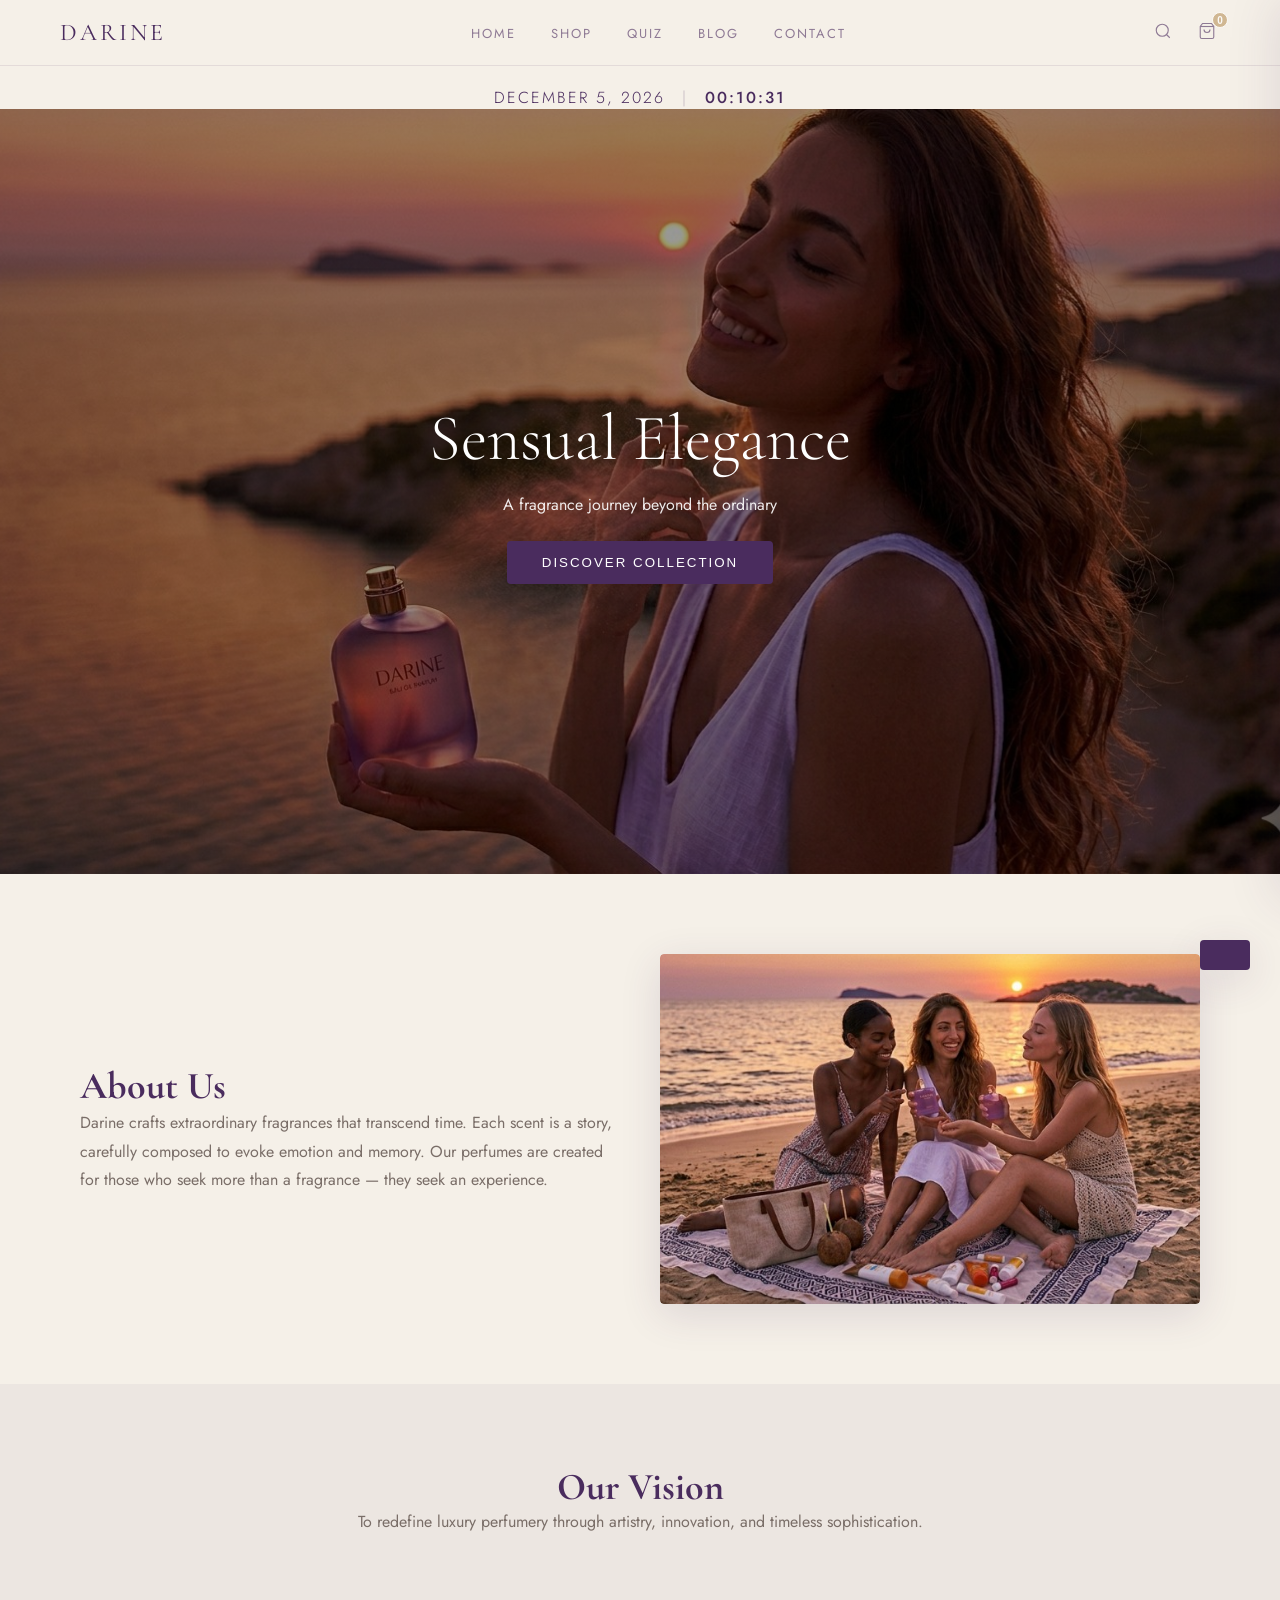
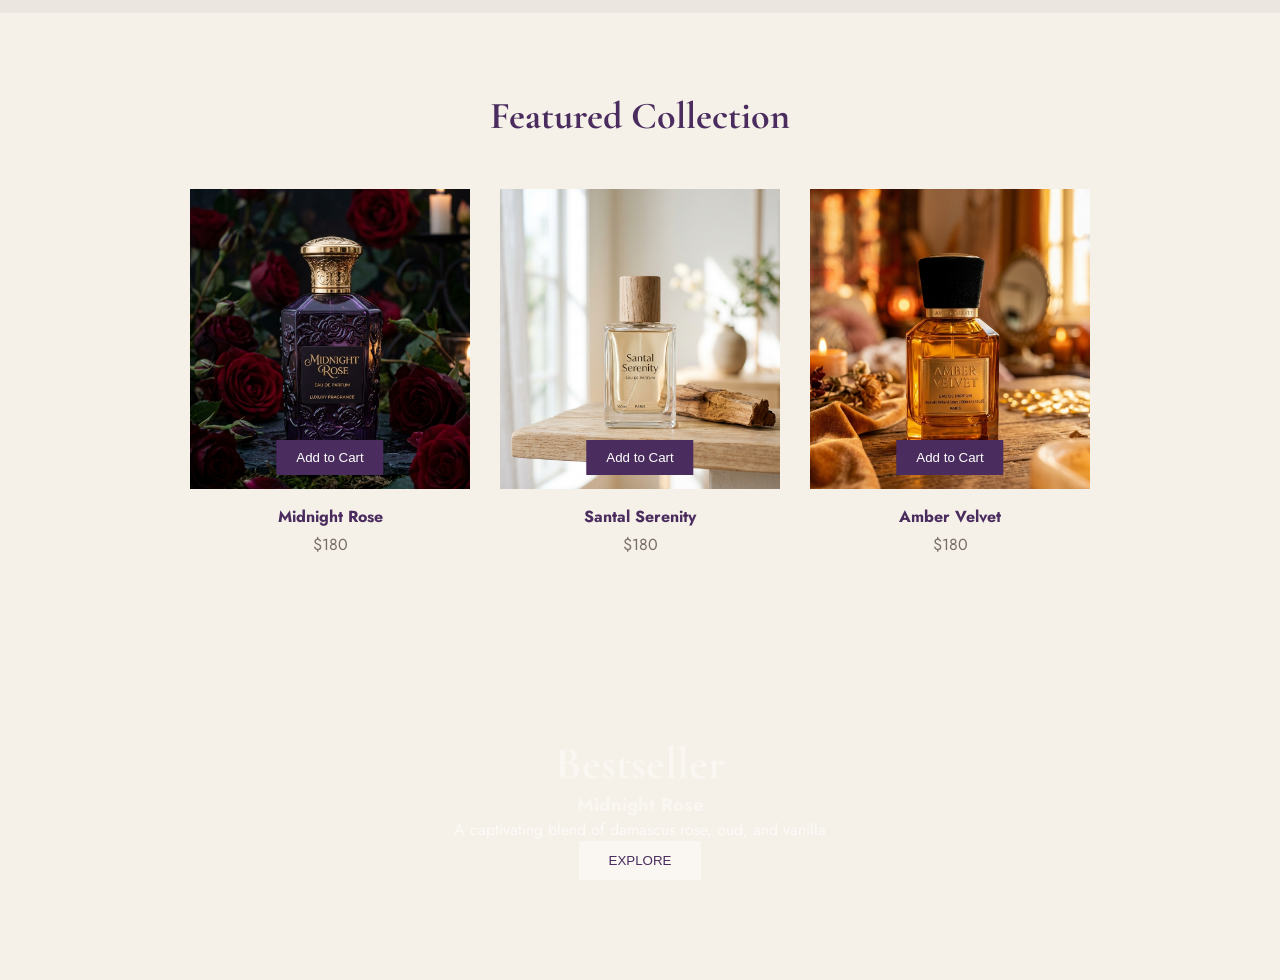
<file: index.html>
<!DOCTYPE html>
<html lang="en">
<head>
    <meta charset="UTF-8">
    <title>DARINE</title>

    <link href="https://fonts.googleapis.com/css2?family=Jost:wght@300;400;500&display=swap" rel="stylesheet">
    <link rel="stylesheet" href="css/home.css">
</head>

<body>

<!-- Navbar -->
<header class="navbar">

    <div class="logo">DARINE</div>

    <nav>
        <a href="index.html">Home</a>
        <a href="shop.html">Shop</a>
        <a href="quiz.html">Quiz</a>
        <a href="blog.html">Blog</a>
        <a href="contact.html">Contact</a>
    </nav>

    <div class="navbar__icons">

        <!-- Search -->
        <button aria-label="Search" onclick="toggleSearch()">
            <svg viewBox="0 0 24 24">
                <circle cx="11" cy="11" r="8"/>
                <path d="m21 21-4.35-4.35"/>
            </svg>
        </button>

        <!-- Shopping bag -->
        <button aria-label="Shopping bag" style="position:relative;" onclick="toggleCart()">
            <svg viewBox="0 0 24 24">
                <path d="M6 2 3 6v14a2 2 0 0 0 2 2h14a2 2 0 0 0 2-2V6l-3-4z"/>
                <line x1="3" y1="6" x2="21" y2="6"/>
                <path d="M16 10a4 4 0 0 1-8 0"/>
            </svg>

            <span class="cart-badge" id="cartBadge" style="display:none;">0</span>
        </button>

    </div>

</header>

<!-- CART OVERLAY -->
<div id="cartOverlay" class="cart-overlay" onclick="toggleCart()"></div>

<!-- CART DRAWER -->
<aside id="cartDrawer" class="cart-drawer" aria-label="Shopping cart">
    <div class="cart-drawer__header">
        <h3 class="cart-drawer__title">My Cart</h3>
        <button class="cart-drawer__close" onclick="toggleCart()" aria-label="Close cart">
            <svg width="18" height="18" viewBox="0 0 24 24" fill="none" stroke="currentColor" stroke-width="1.8" stroke-linecap="round"><line x1="18" y1="6" x2="6" y2="18"/><line x1="6" y1="6" x2="18" y2="18"/></svg>
        </button>
    </div>
    <div class="cart-drawer__body" id="cartBody">
        <div class="cart__empty">
            <p>Your cart is empty</p>
        </div>
    </div>
    <div class="cart-drawer__footer" id="cartFooter"></div>
</aside>

<!-- Cart Popup Notification -->
<div id="cartPopup" class="cart-popup"></div>

<!-- Live Clock -->
<div id="live-clock" style="
    text-align:center;
    margin-top:20px;
    font-family:'Jost', sans-serif;
    letter-spacing:2px;
    color:var(--purple);
    font-size: 16px;
    font-weight: 300;
    text-transform: uppercase;
">
    <span id="current-date"></span>
    <span style="margin: 0 10px; opacity: 0.3;">|</span>
    <span id="current-time" style="font-weight: 500;"></span>
</div>

<!-- Hero -->
<section class="hero">
    <h1>Sensual Elegance</h1>
    <p>A fragrance journey beyond the ordinary</p>

    <a href="shop.html">
        <button>DISCOVER COLLECTION</button>
    </a>
</section>

<!-- About -->
<section class="about">
    <div class="about-text">
        <h2>About Us</h2>
        <p>
            Darine crafts extraordinary fragrances that transcend time.
            Each scent is a story, carefully composed to evoke emotion and memory.
            Our perfumes are created for those who seek more than a fragrance —
            they seek an experience.
        </p>
    </div>

    <div class="about-img">
        <img src="assets/home.2.jpeg" alt="About Darine" style="width:100%; height:100%; object-fit:cover; border-radius:var(--radius);">
    </div>
</section>

<!-- Vision -->
<section class="vision">
    <h2>Our Vision</h2>
    <p>
        To redefine luxury perfumery through artistry, innovation,
        and timeless sophistication.
    </p>
</section>

<!-- Featured -->
<section class="featured">

    <h2>Featured Collection</h2>

    <div class="products">

        <div class="product-card">
            <div class="product-img">
                <img src="assets/midnight_rose.png" alt="Midnight Rose">
                <button class="add-btn" onclick="addToCart({name: 'Midnight Rose', type: 'Eau de Parfum', gender: 'for her', categories: ['Floral', 'Woody'], description: 'A hauntingly beautiful tribute to the queen of flowers.', notes: {top: 'Blackcurrant, Pink Pepper', middle: 'Damask Rose, Night-Blooming Jasmine', base: 'Patchouli, Dark Agarwood'}, price: 180})">Add to Cart</button>
            </div>
            <h4>Midnight Rose</h4>
            <p>$180</p>
        </div>

        <div class="product-card">
            <div class="product-img">
                <img src="assets/santal_serenity.png" alt="Santal Serenity">
                <button class="add-btn" onclick="addToCart({name: 'Santal Serenity', type: 'Eau de Parfum', gender: 'unisex', categories: ['Woody', 'Clean'], description: 'A minimalist masterpiece of creamy sandalwood.', notes: {top: 'Cardamom, Papyrus', middle: 'Iris, Violet', base: 'Sandalwood, Cedarwood'}, price: 180})">Add to Cart</button>
            </div>
            <h4>Santal Serenity</h4>
            <p>$180</p>
        </div>

        <div class="product-card">
            <div class="product-img">
                <img src="assets/amber_velvet.png" alt="Amber Velvet">
                <button class="add-btn" onclick="addToCart({name: 'Amber Velvet', type: 'Eau de Parfum', gender: 'unisex', categories: ['Sweet', 'Woody'], description: 'A rich, resinous journey in a golden embrace.', notes: {top: 'Bergamot, Nutmeg', middle: 'Benzoin, Myrrh', base: 'Golden Amber, Vanilla'}, price: 180})">Add to Cart</button>
            </div>
            <h4>Amber Velvet</h4>
            <p>$180</p>
        </div>

    </div>

</section>

<!-- Bestseller -->
<section class="bestseller">

    <h2>Bestseller</h2>
    <h3>Midnight Rose</h3>
    <p>A captivating blend of damascus rose, oud, and vanilla</p>

    <a href="shop.html">
        <button class="explore-btn">EXPLORE</button>
    </a>

</section>

<!-- Script for Live Clock -->
<script>
    function updateClock() {
        const now = new Date();
        
        // Format Date (e.g., May 10, 2026)
        const dateOptions = { month: 'long', day: 'numeric', year: 'numeric' };
        document.getElementById("current-date").innerText = now.toLocaleDateString('en-US', dateOptions);
        
        // Format Time (e.g., 03:29:50)
        const timeOptions = { hour: '2-digit', minute: '2-digit', second: '2-digit', hour12: false };
        document.getElementById("current-time").innerText = now.toLocaleTimeString('en-US', timeOptions);
    }

    setInterval(updateClock, 1000);
    updateClock(); // Initial call
</script>

<script src="js/cart_global.js"></script>
<script>
    // Home-specific cart drawer logic (similar to quiz.js but simplified)
    function toggleCart() {
        const drawer = document.getElementById('cartDrawer');
        const overlay = document.getElementById('cartOverlay');
        const isOpen = drawer.classList.contains('is-open');
        if (isOpen) {
            drawer.classList.remove('is-open');
            overlay.classList.remove('is-open');
        } else {
            renderCartDrawer();
            drawer.classList.add('is-open');
            overlay.classList.add('is-open');
        }
    }

    function renderCartDrawer() {
        const body = document.getElementById('cartBody');
        const footer = document.getElementById('cartFooter');
        if (!body) return;

        const cart = getCart();
        if (cart.length === 0) {
            body.innerHTML = `
                <div class="cart__empty" style="text-align:center; padding: 40px 20px; opacity: 0.5;">
                    <p>Your cart is empty</p>
                </div>`;
            footer.innerHTML = '';
            return;
        }

        body.innerHTML = cart.map((item, index) => `
            <div class="cart__item" style="display:flex; justify-content:space-between; align-items:center; padding:15px; border-bottom:1px solid rgba(0,0,0,0.05);">
                <div>
                    <div style="font-weight:600; font-size:14px;">${item.name}</div>
                    <div style="font-size:12px; opacity:0.6;">${item.type} × ${item.quantity}</div>
                </div>
                <button onclick="removeFromHomeCart(${index})" style="background:none; border:none; color:#ff4444; cursor:pointer; font-size:12px;">Remove</button>
            </div>`).join('');

        footer.innerHTML = `
            <div style="padding:20px; border-top:1px solid rgba(0,0,0,0.1);">
                <button onclick="window.location.href='checkout.html'" style="width:100%; background:#4a2c5e; color:white; border:none; padding:12px; border-radius:4px; cursor:pointer; font-weight:600;">
                    Proceed to Checkout
                </button>
            </div>`;
    }

    function removeFromHomeCart(index) {
        let cart = getCart();
        cart.splice(index, 1);
        saveCart(cart);
        updateCartBadge();
        renderCartDrawer();
    }

    // Override the global showCartPopup to also open the drawer for better feedback
    const originalShowCartPopup = window.showCartPopup;
    window.showCartPopup = function(msg) {
        if (typeof originalShowCartPopup === 'function') originalShowCartPopup(msg);
        renderCartDrawer();
        const drawer = document.getElementById('cartDrawer');
        if (drawer && !drawer.classList.contains('is-open')) {
            toggleCart();
        }
    };
</script>

</body>
</html>
</file>
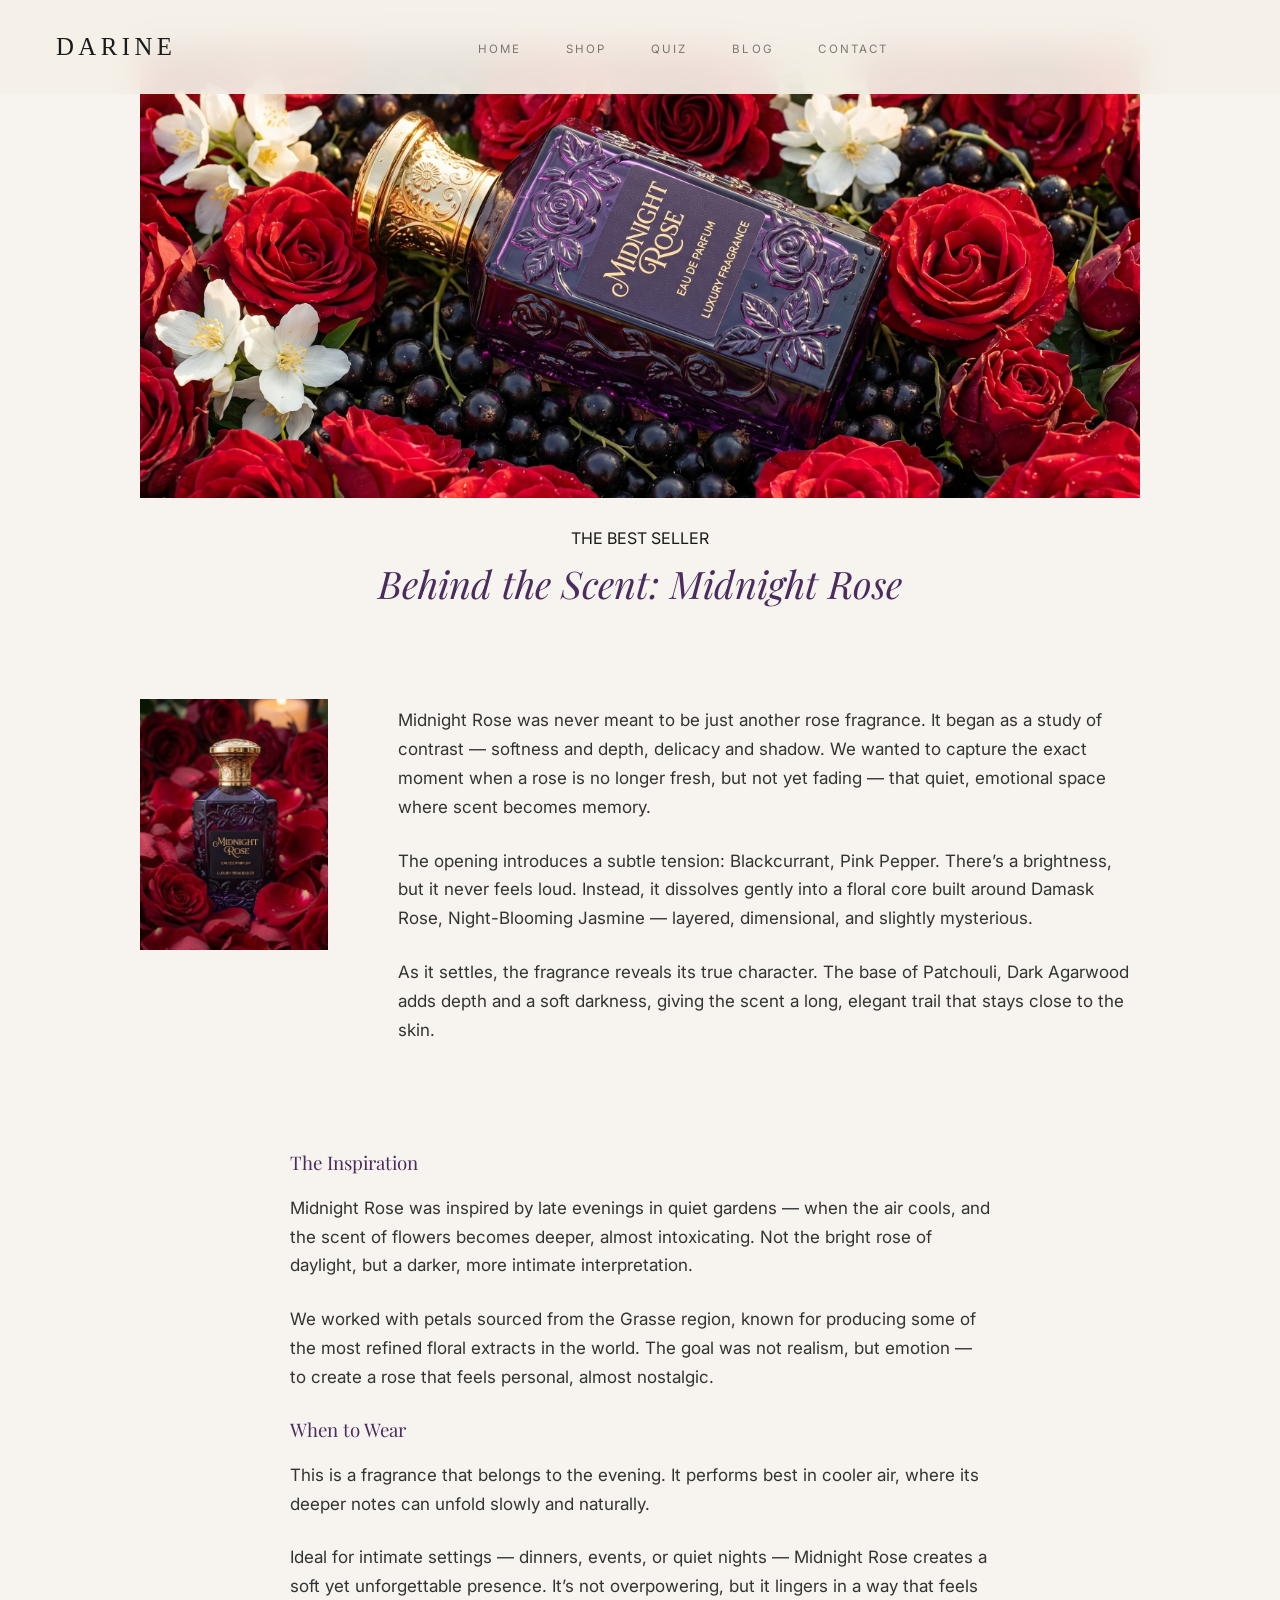
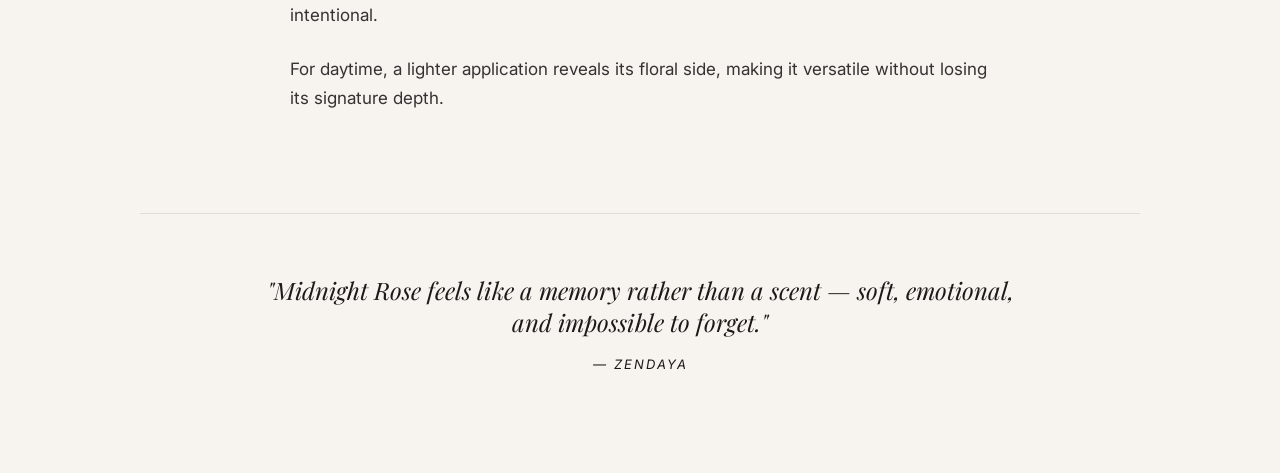
<file: article.html>
<!-- Static Version -->
<!DOCTYPE html>
<html lang="en">
<head>
    <meta charset="UTF-8">
    <meta name="viewport" content="width=device-width, initial-scale=1.0">
    <title>Behind the Scent: Midnight Rose</title>

    <link rel="stylesheet" href="css/article_styling.css">
    <link href="https://fonts.googleapis.com/css2?family=Playfair+Display:ital,wght@0,400;1,400&family=Inter:wght@300;400;500&display=swap" rel="stylesheet">
</head>

<body class="editorial-page">
<nav class="navbar" role="navigation" aria-label="Main navigation">
    <a class="navbar__logo" href="index.html" aria-label="Darine Home">DARINE</a>

    <ul class="navbar__links">
      <li><a href="index.html">Home</a></li>
      <li><a href="shop.html">Shop</a></li>
      <li><a href="quiz.html">Quiz</a></li>
      <li><a href="blog.html" class="is-active">Blog</a></li>
      <li><a href="contact.html">Contact</a></li>
    </ul>

    <div class="navbar__icons">
      <!-- Search -->
      <button aria-label="Search" onclick="toggleSearch()">
        <svg viewBox="0 0 24 24" aria-hidden="true">
          <circle cx="11" cy="11" r="8"/>
          <path d="m21 21-4.35-4.35"/>
        </svg>
      </button>
      <!-- Shopping bag -->
      <button aria-label="Shopping bag" onclick="window.location.href='cart.html'" style="position:relative">
        <svg viewBox="0 0 24 24" aria-hidden="true">
          <path d="M6 2 3 6v14a2 2 0 0 0 2 2h14a2 2 0 0 0 2-2V6l-3-4z"/>
          <line x1="3" y1="6" x2="21" y2="6"/>
          <path d="M16 10a4 4 0 0 1-8 0"/>
        </svg>
        <span id="cartBadge" class="cart-badge" style="display:none">0</span>
      </button>
    </div>
  </nav>
<main class="editorial-container">

    <!-- HERO -->
   <section class="hero-section">
    <div class="hero-box">
        <img src="assets/midnightrosehero.png" alt="Midnight Rose">
    </div>

    <div class="hero-header reveal">
        <span class="label">THE BEST SELLER</span>

        <h2 class="MidnightRoseTitle">
            Behind the Scent: Midnight Rose
        </h2>
    </div>
</section>

    <!-- STORY / SCENT DESCRIPTION -->
    <section class="content-section">
        <div class="story-wrapper reveal">

            <div class="small-side-img">
                <img src="assets/midnightrose1.png"/>
            </div>

            <div class="text-content">
                <p>
                    Midnight Rose was never meant to be just another rose fragrance. 
                    It began as a study of contrast — softness and depth, delicacy and shadow. 
                    We wanted to capture the exact moment when a rose is no longer fresh, but not yet fading — 
                    that quiet, emotional space where scent becomes memory.
                </p>

                <p>
                    The opening introduces a subtle tension: Blackcurrant, Pink Pepper. 
                    There’s a brightness, but it never feels loud. Instead, it dissolves gently into a floral core 
                    built around Damask Rose, Night-Blooming Jasmine — layered, dimensional, and slightly mysterious.
                </p>

                <p>
                    As it settles, the fragrance reveals its true character. The base of 
                    Patchouli, Dark Agarwood adds depth and a soft darkness, 
                    giving the scent a long, elegant trail that stays close to the skin.
                </p>
            </div>

        </div>
    </section>

    <!-- INSPIRATION -->
    <section class="inspo">
        <div class="text-content" style="max-width: 700px; margin: auto;">

            <h3>The Inspiration</h3>

            <p>
                Midnight Rose was inspired by late evenings in quiet gardens — when the air cools, 
                and the scent of flowers becomes deeper, almost intoxicating. 
                Not the bright rose of daylight, but a darker, more intimate interpretation.
            </p>

            <p>
                We worked with petals sourced from the Grasse region, known for producing some of the 
                most refined floral extracts in the world. The goal was not realism, but emotion — 
                to create a rose that feels personal, almost nostalgic.
            </p>

        </div>
    </section>

    <!-- WHEN TO WEAR -->
    <section class="whentowear">
        <div class="text-content" style="max-width: 700px; margin: auto;">

            <h3>When to Wear</h3>

            <p>
                This is a fragrance that belongs to the evening. It performs best in cooler air, 
                where its deeper notes can unfold slowly and naturally.
            </p>

            <p>
                Ideal for intimate settings — dinners, events, or quiet nights — 
                Midnight Rose creates a soft yet unforgettable presence. 
                It’s not overpowering, but it lingers in a way that feels intentional.
            </p>

            <p>
                For daytime, a lighter application reveals its floral side, making it versatile 
                without losing its signature depth.
            </p>

        </div>
    </section>

    <!-- TESTIMONIAL -->
    <section class="testimonials-editorial">
        <div class="quote-box reveal">

            <blockquote>
                "Midnight Rose feels like a memory rather than a scent — 
                soft, emotional, and impossible to forget."
            </blockquote>

            <cite>— Zendaya</cite>

        </div>
    </section>



</main>

</body>

<!-- SCRIPT -->
<script src="js/cart_global.js"></script>
<script>

// Scroll Reveal Logic
function handleReveal() {
    const reveals = document.querySelectorAll('.reveal');

    const observer = new IntersectionObserver((entries) => {
        entries.forEach(entry => {
            if (entry.isIntersecting) {
                entry.target.classList.add('active');
            }
        });
    }, { threshold: 0.1 });

    reveals.forEach(reveal => {
        observer.observe(reveal);
    });
}

// Smooth Page Transition Logic
document.addEventListener("DOMContentLoaded", () => {

    handleReveal();

    const readMoreLinks = document.querySelectorAll(".read-more");

    readMoreLinks.forEach(link => {
        link.addEventListener("click", function(event) {
            event.preventDefault();

            const destination = this.getAttribute("href");

            document.body.classList.add("fade-out");

            setTimeout(() => {
                window.location.href = destination;
            }, 600);
        });
    });

});

</script>
</html>
</file>
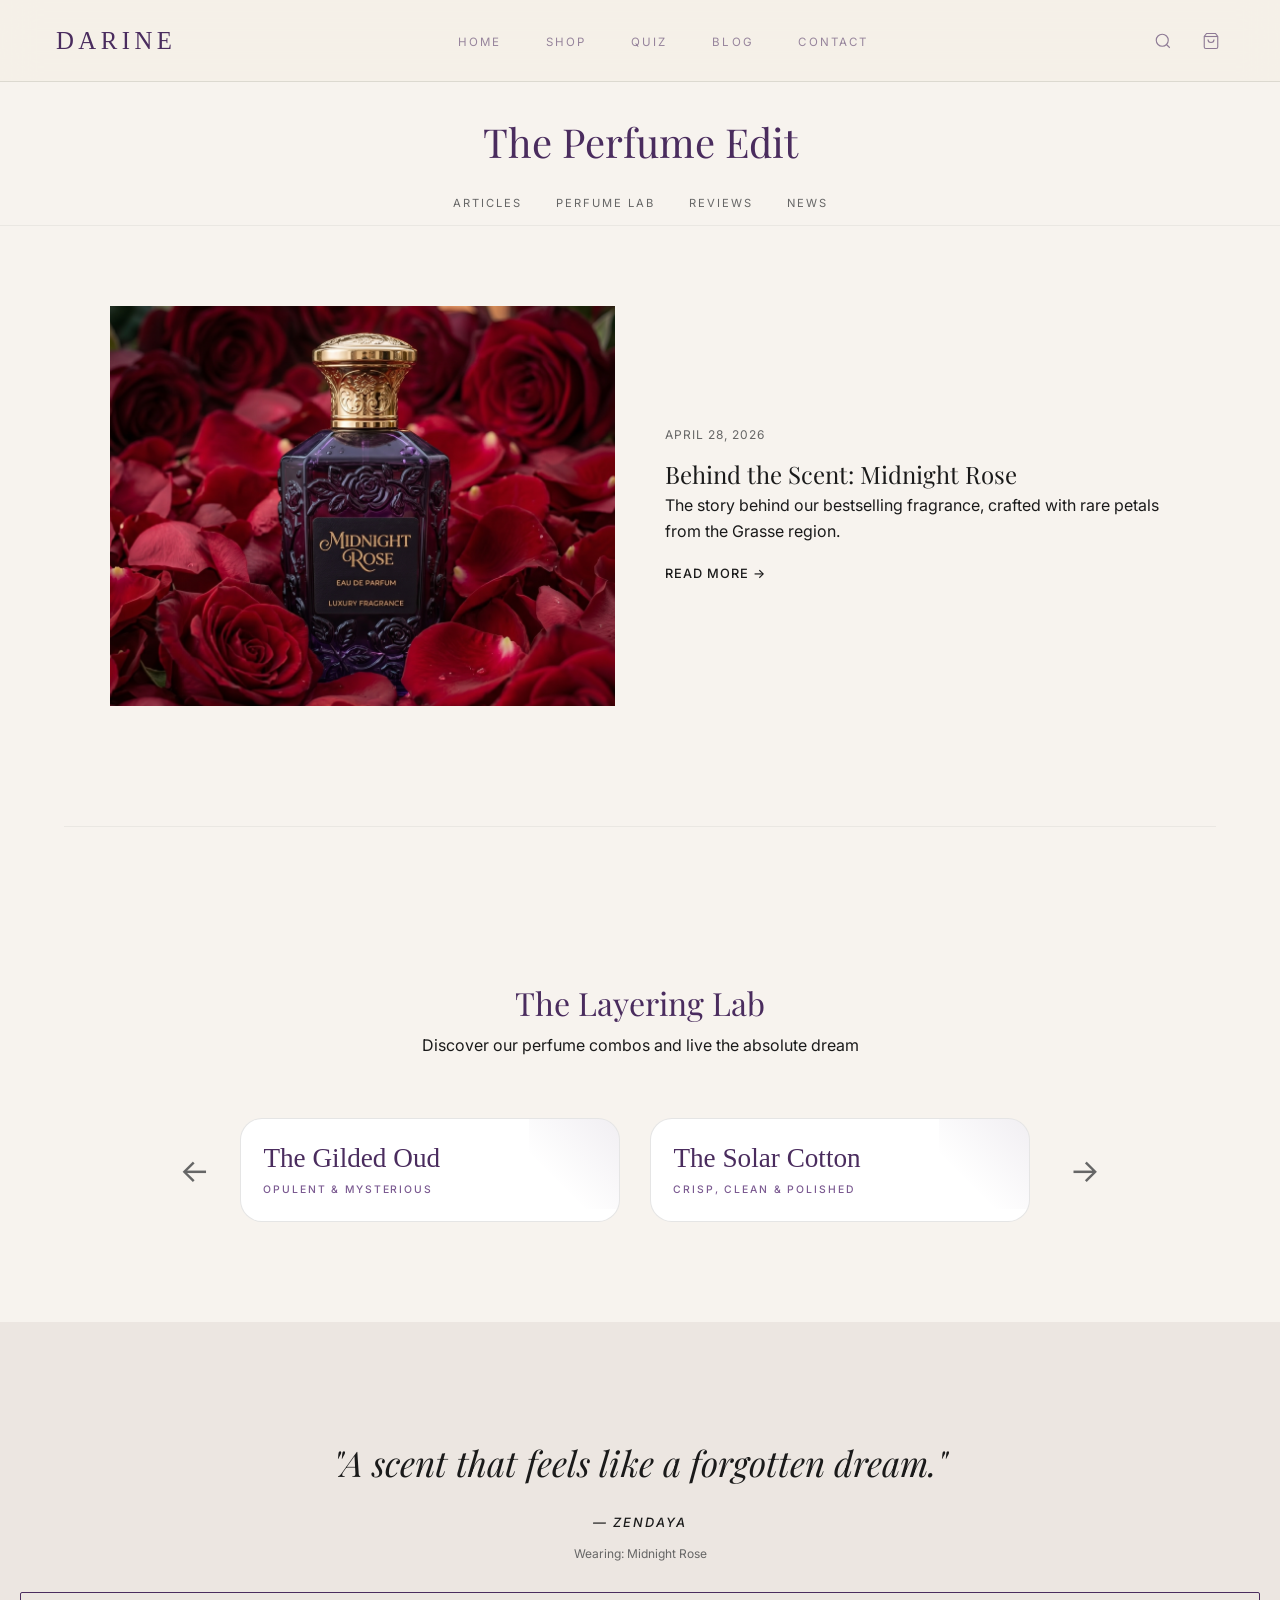
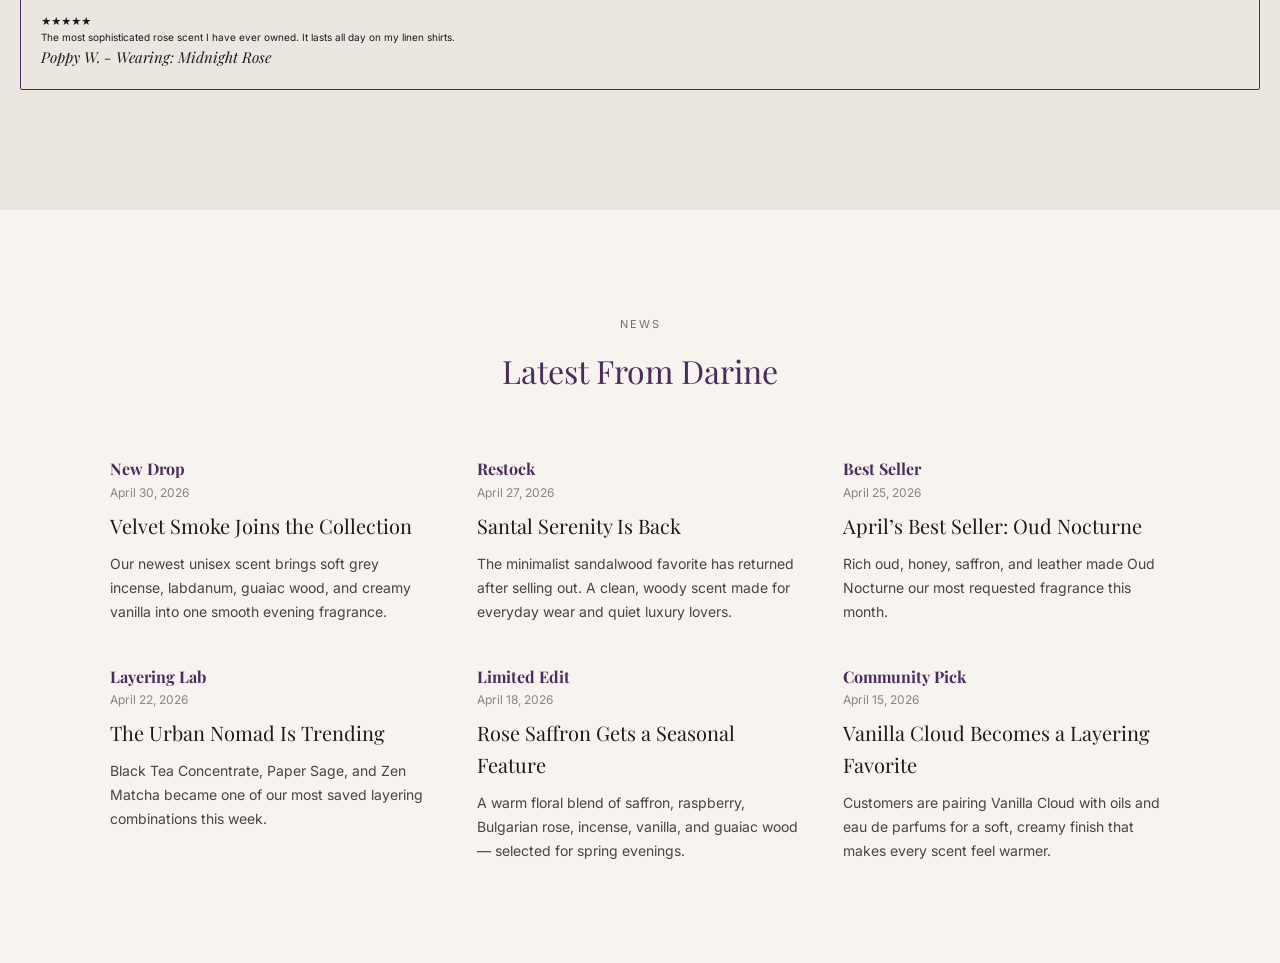
<file: blog.html>
<!-- Static Version -->

<!DOCTYPE html>
<html lang="en">
<head>
    <meta charset="UTF-8">
    <meta name="viewport" content="width=device-width, initial-scale=1.0">
    <title>Darine | Perfume Journal & Lab</title>

    <link rel="stylesheet" href="css/styling.css">
    <link href="https://fonts.googleapis.com/css2?family=Playfair+Display:ital,wght@0,400;0,700;1,400&family=Inter:wght@300;400;500&display=swap" rel="stylesheet">
</head>

<body>
<nav class="navbar" role="navigation" aria-label="Main navigation">
    <a class="navbar__logo" href="index.html" aria-label="Darine Home">DARINE</a>

    <ul class="navbar__links">
      <li><a href="index.html">Home</a></li>
      <li><a href="shop.html">Shop</a></li>
      <li><a href="quiz.html">Quiz</a></li>
      <li><a href="blog.html" class="is-active">Blog</a></li>
      <li><a href="contact.html">Contact</a></li>
    </ul>

    <div class="navbar__icons">
      <!-- Search -->
      <button aria-label="Search" onclick="toggleSearch()">
        <svg viewBox="0 0 24 24" aria-hidden="true">
          <circle cx="11" cy="11" r="8"/>
          <path d="m21 21-4.35-4.35"/>
        </svg>
      </button>
      <!-- Shopping bag -->
      <button aria-label="Shopping bag" onclick="window.location.href='cart.html'" style="position:relative">
        <svg viewBox="0 0 24 24" aria-hidden="true">
          <path d="M6 2 3 6v14a2 2 0 0 0 2 2h14a2 2 0 0 0 2-2V6l-3-4z"/>
          <line x1="3" y1="6" x2="21" y2="6"/>
          <path d="M16 10a4 4 0 0 1-8 0"/>
        </svg>
        <span id="cartBadge" class="cart-badge" style="display:none">0</span>
      </button>
    </div>
  </nav>
<header class="journal-header">
    <h1>The Perfume Edit</h1>

    <nav class="journal-nav">
        <a href="#articles">ARTICLES</a>
        <a href="#lab">PERFUME LAB</a>
        <a href="#testimonials">REVIEWS</a>
        <a href="#news">NEWS</a>
    </nav>
</header>

<main>

    <section id="articles" class="featured-article">
        <div class="article-container">
            <div class="article-image-placeholder">
                 <img src="assets/midnightrose1.png" alt="Midnight Rose">
            </div>

            <div class="article-text">
                <span class="date">April 28, 2026</span>
                <h2>Behind the Scent: Midnight Rose</h2>
                <p>The story behind our bestselling fragrance, crafted with rare petals from the Grasse region.</p>
                <a href="article.html" class="read-more">READ MORE &rarr;</a>
            </div>
        </div>
    </section>

    <hr class="divider">

    <section id="lab" class="perfume-lab">
        <div class="section-title">
            <h3 class="layeringlab">The Layering Lab</h3>
            <p style="margin-top: 5px; margin-bottom: 20px;">
                Discover our perfume combos and live the absolute dream
            </p>
        </div>

        <div class="carousel-wrapper">
            <button class="arrow prev" onclick="moveLab(-1)">&#8592;</button>

            <div class="lab-container">
                <div class="lab-track" id="labTrack">
                        <div class="combo-card" onclick="openBundle(0)">
                            <h4>The Gilded Oud</h4>
                            <span class="view-products">Opulent & Mysterious</span>
                        </div>
                        <div class="combo-card" onclick="openBundle(1)">
                            <h4>The Solar Cotton</h4>
                            <span class="view-products">Crisp, Clean & Polished</span>
                        </div>
                </div>
            </div>

            <button class="arrow next" onclick="moveLab(1)">&#8594;</button>
        </div>
    </section>

    <section id="testimonials" class="testimonials">

        <div class="testimonial-box">
                <div class="review active">
                    <blockquote>"A scent that feels like a forgotten dream."</blockquote>
                    <cite>— Zendaya</cite>
                    <span class="wearing-tag">Wearing: Midnight Rose</span>
                </div>
                <div class="review">
                    <blockquote>"This is my new staple. So fresh and clean."</blockquote>
                    <cite>— Hailey Bieber</cite>
                    <span class="wearing-tag">Wearing: Sea Salt & Sage</span>
                </div>
        </div>

        <div class="customer-reviews-grid">
                <div class="review-card-perimeter">
                    <span class="stars">★★★★★</span>
                    <p class="rev-text">The most sophisticated rose scent I have ever owned. It lasts all day on my linen shirts.</p>
                    <div class="rev-footer">
                        <strong class="reviewer">Poppy W.</strong>
                        <span class="wearing">- Wearing: Midnight Rose</span>
                    </div>
                </div>
        </div>

    </section>

</main>

<div id="product-module" class="module">
    <div class="module-content">
        <div class="module-header">
            <h2 id="modalTitle">Bundle Name</h2>
            <p id="modalDescription">Bundle description text goes here.</p>
        </div>

        <div class="product-grid-3" id="modalProductGrid"></div>
    </div>
</div>

<section id="news" class="news-section">

    <div class="section-title">
        <span class="label">NEWS</span>
        <h3>Latest From Darine</h3>
    </div>

    <div class="news-grid">

        <article class="news-card">
            <span class="news-tag">New Drop</span>
            <span class="news-date">April 30, 2026</span>
            <h4>Velvet Smoke Joins the Collection</h4>
            <p>
                Our newest unisex scent brings soft grey incense, labdanum, guaiac wood,
                and creamy vanilla into one smooth evening fragrance.
            </p>
        </article>

        <article class="news-card">
            <span class="news-tag">Restock</span>
            <span class="news-date">April 27, 2026</span>
            <h4>Santal Serenity Is Back</h4>
            <p>
                The minimalist sandalwood favorite has returned after selling out.
                A clean, woody scent made for everyday wear and quiet luxury lovers.
            </p>
        </article>

        <article class="news-card">
            <span class="news-tag">Best Seller</span>
            <span class="news-date">April 25, 2026</span>
            <h4>April’s Best Seller: Oud Nocturne</h4>
            <p>
                Rich oud, honey, saffron, and leather made Oud Nocturne our most requested
                fragrance this month.
            </p>
        </article>

        <article class="news-card">
            <span class="news-tag">Layering Lab</span>
            <span class="news-date">April 22, 2026</span>
            <h4>The Urban Nomad Is Trending</h4>
            <p>
                Black Tea Concentrate, Paper Sage, and Zen Matcha became one of our most
                saved layering combinations this week.
            </p>
        </article>

        <article class="news-card">
            <span class="news-tag">Limited Edit</span>
            <span class="news-date">April 18, 2026</span>
            <h4>Rose Saffron Gets a Seasonal Feature</h4>
            <p>
                A warm floral blend of saffron, raspberry, Bulgarian rose, incense,
                vanilla, and guaiac wood — selected for spring evenings.
            </p>
        </article>

        <article class="news-card">
            <span class="news-tag">Community Pick</span>
            <span class="news-date">April 15, 2026</span>
            <h4>Vanilla Cloud Becomes a Layering Favorite</h4>
            <p>
                Customers are pairing Vanilla Cloud with oils and eau de parfums for a
                soft, creamy finish that makes every scent feel warmer.
            </p>
        </article>

    </div>

</section>


<div id="cartPopup" class="cart-popup"></div>

<script>
    const perfumeBundles = [
        {
            "bundle_name": "The Gilded Oud",
            "vibe": "Opulent & Mysterious",
            "layering_steps": {
                "Base": "Essence of Oud (Perfume Oil)",
                "Heart": "Oud Nocturne (Eau de Parfum)",
                "Finish": "Vanilla Cloud (Body and Hair Mist)"
            },
            "description": "A deep, resinous combination where aged agarwood is softened by liquid honey and a weightless veil of marshmallow."
        }
    ];
    const perfumeData = {
        "Eau de Parfum": [],
        "Perfume Oils": [],
        "Body and Hair Mists": []
    };
</script>

<script src="js/cart_global.js"></script>
<script src="js/script.js"></script>

</body>
</html>
</file>
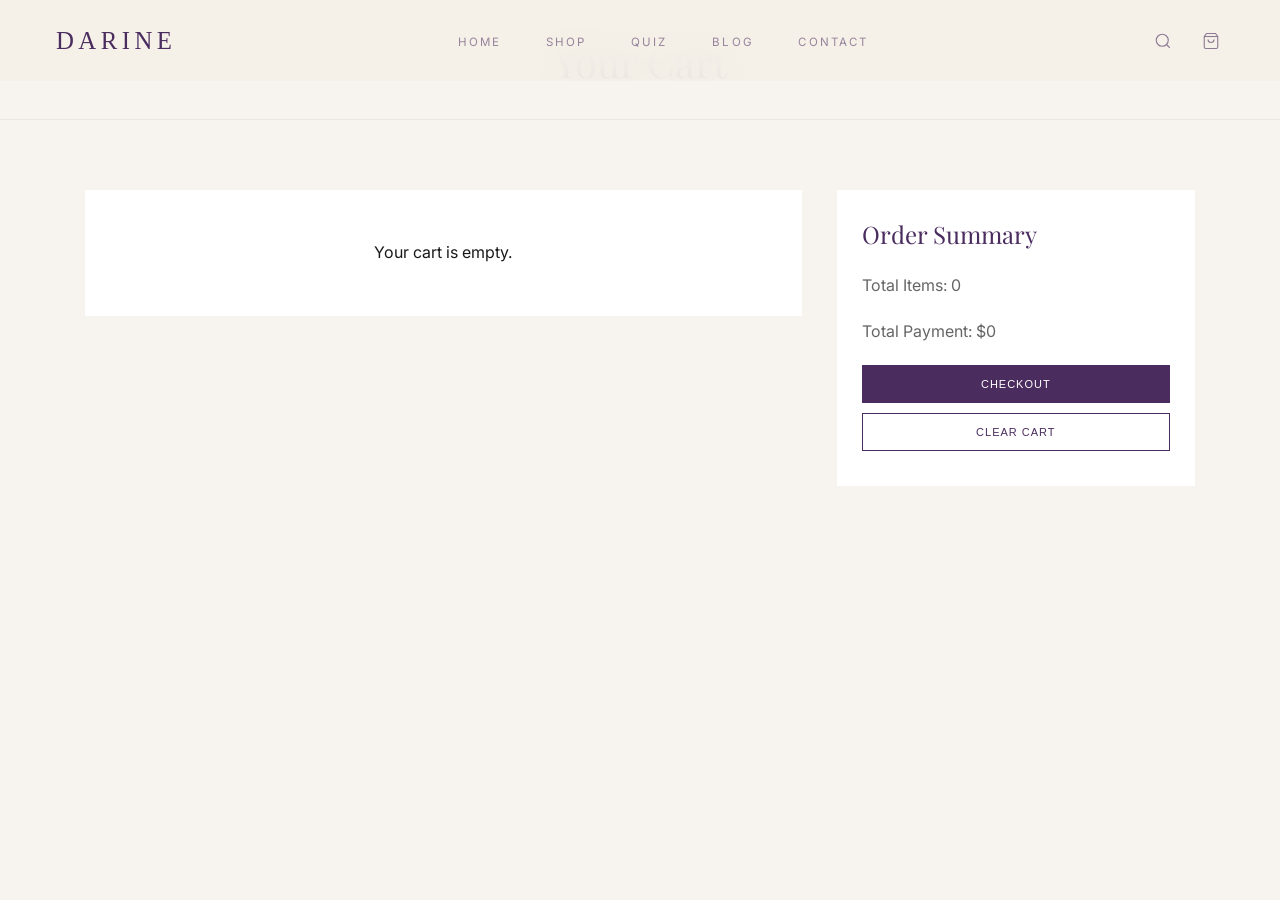
<file: cart.html>
<!DOCTYPE html>
<html lang="en">
<head>
    <meta charset="UTF-8">
    <meta name="viewport" content="width=device-width, initial-scale=1.0">
    <title>Darine | Cart</title>

    <link rel="stylesheet" href="css/cart_styling.css">
    <link href="https://fonts.googleapis.com/css2?family=Playfair+Display&family=Inter:wght@300;400;500&display=swap" rel="stylesheet">
</head>

<body>
 <nav class="navbar" role="navigation" aria-label="Main navigation">
    <a class="navbar__logo" href="index.html" aria-label="Darine Home">DARINE</a>

    <ul class="navbar__links">
      <li><a href="index.html">Home</a></li>
      <li><a href="shop.html">Shop</a></li>
      <li><a href="quiz.html">Quiz</a></li>
      <li><a href="blog.html">Blog</a></li>
      <li><a href="contact.html">Contact</a></li>
    </ul>

    <div class="navbar__icons">
      <!-- Search -->
      <button aria-label="Search" onclick="toggleSearch()">
        <svg viewBox="0 0 24 24" aria-hidden="true">
          <circle cx="11" cy="11" r="8" />
          <path d="m21 21-4.35-4.35" />
        </svg>
      </button>
      <!-- Shopping bag -->
      <button aria-label="Shopping bag" onclick="toggleCart()" style="position:relative"  class="is-active">
        <svg viewBox="0 0 24 24" aria-hidden="true">
          <path d="M6 2 3 6v14a2 2 0 0 0 2 2h14a2 2 0 0 0 2-2V6l-3-4z" />
          <line x1="3" y1="6" x2="21" y2="6" />
          <path d="M16 10a4 4 0 0 1-8 0" />
        </svg>
        <span id="cartBadge" class="cart-badge" style="display:none">0</span>
      </button>
    </div>
  </nav>

<header class="cart-header">
    <h1>Your Cart</h1>

   
</header>

<main class="cart-page">

    <script src="js/cart_global.js"></script>

    <section id="cartContainer"></section>

    <section class="cart-summary">
    <h2>Order Summary</h2>

    <p>Total Items: <span id="cartCount">0</span></p>
    <p>Total Payment: $<span id="cartTotal">0</span></p>

    <button class="checkout-btn" onclick="goToCheckout()">
        Checkout
    </button>

    <button class="clear-btn" onclick="clearCart()">
        Clear Cart
    </button>
</section>

</main>

<script>
let cart = JSON.parse(localStorage.getItem("darineCart")) || [];

const cartContainer = document.getElementById("cartContainer");
const cartCount = document.getElementById("cartCount");

const cartTotal = document.getElementById("cartTotal");

function displayCart() {
    let totalItems = 0;
    let totalPayment = 0;
    
    cartContainer.innerHTML = ""; // Clear container

    if (cart.length === 0) {
        cartContainer.innerHTML = `
            <div class="empty-cart">
                Your cart is empty.
            </div>
        `;
        cartCount.innerText = "0";
        cartTotal.innerText = "0";
        return;
    }

    cart.forEach(function(item, index) {
        // Calculations
        totalItems += item.quantity;
        totalPayment += (item.price || 0) * item.quantity;

        const div = document.createElement("div");
        div.className = "cart-item";

        // Safety checks for rendering
        const categoriesStr = Array.isArray(item.categories) ? item.categories.join(", ") : "N/A";
        const topNote = (item.notes && item.notes.top) ? item.notes.top : "N/A";
        const middleNote = (item.notes && item.notes.middle) ? item.notes.middle : "N/A";
        const baseNote = (item.notes && item.notes.base) ? item.notes.base : "N/A";

        div.innerHTML = `
            <div class="cart-img"></div>

            <div class="cart-details">
                <span class="cart-type">${item.type}</span>

                <h3>${item.name}</h3>

                <p class="cart-description">${item.description || ""}</p>

                <p><strong>Quantity:</strong> ${item.quantity}</p>

                <p><strong>Gender:</strong> ${item.gender || "unisex"}</p>

                <p><strong>Category:</strong> ${categoriesStr}</p>

                <p class="cart-notes">
                    <strong>Top:</strong> ${topNote}<br>
                    <strong>Heart:</strong> ${middleNote}<br>
                    <strong>Base:</strong> ${baseNote}
                </p>
            </div>

            <div class="cart-actions">
                <button onclick="decreaseQty(${index})">-</button>
                <button onclick="increaseQty(${index})">+</button>
                <button class="remove-btn" onclick="removeItem(${index})">Remove</button>
            </div>
        `;

        cartContainer.appendChild(div);
    });

    cartCount.innerText = totalItems;
    cartTotal.innerText = totalPayment;
}

function increaseQty(index) {
    cart[index].quantity = cart[index].quantity + 1;
    localStorage.setItem("darineCart", JSON.stringify(cart));
    displayCart();
}

function decreaseQty(index) {
    if (cart[index].quantity > 1) {
        cart[index].quantity = cart[index].quantity - 1;
    } else {
        cart.splice(index, 1);
    }

    localStorage.setItem("darineCart", JSON.stringify(cart));
    displayCart();
}

function removeItem(index) {
    cart.splice(index, 1);
    localStorage.setItem("darineCart", JSON.stringify(cart));
    displayCart();
}

function clearCart() {
    cart = [];
    localStorage.removeItem("darineCart");
    displayCart();
}

function goToCheckout() {
    window.location.href = "checkout.html";
}

displayCart();
</script>

</body>
</html>
</file>
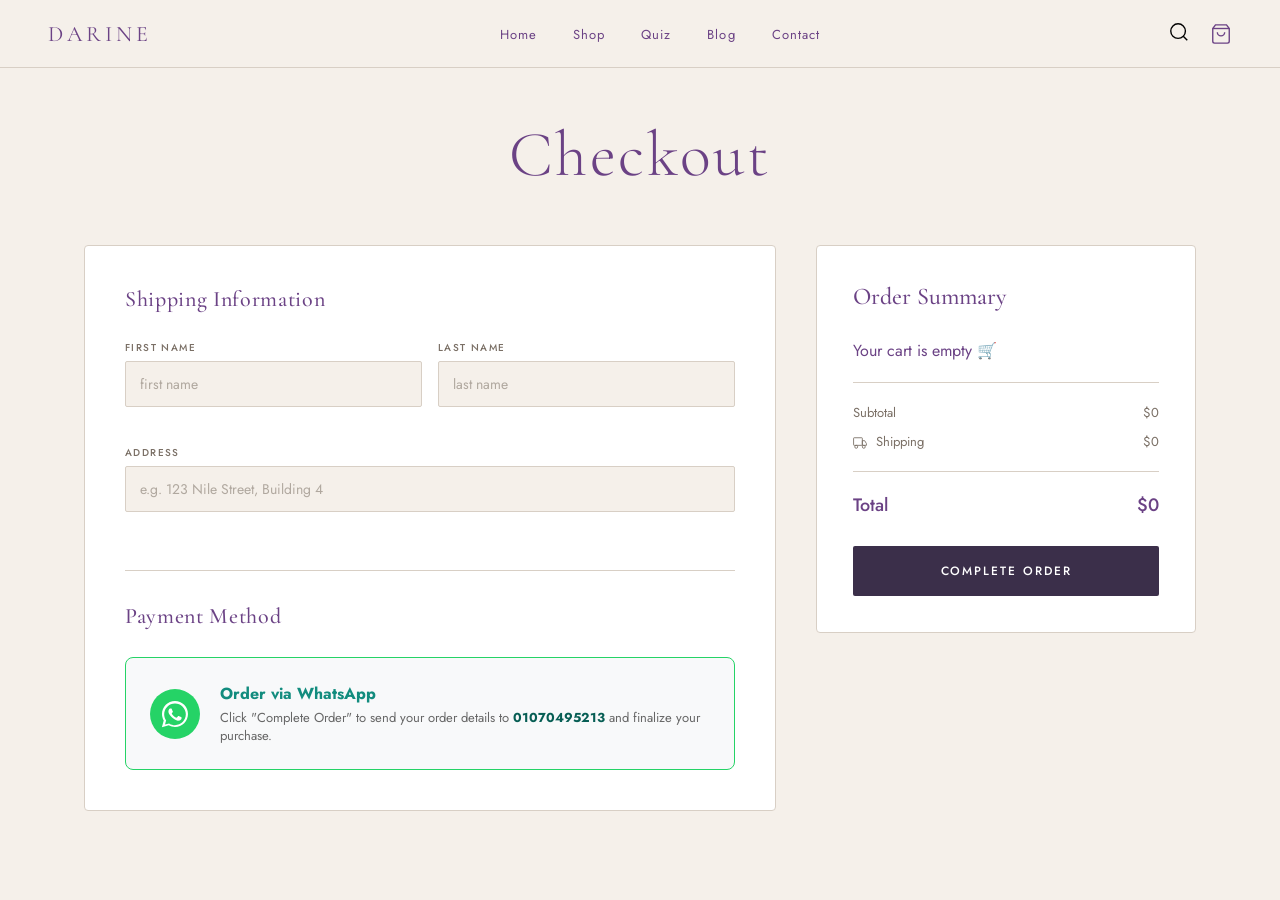
<file: checkout.html>
<!DOCTYPE html>
<html lang="en">
<head>
  <meta charset="UTF-8" />
  <meta name="viewport" content="width=device-width, initial-scale=1.0"/>
  <title>Darine – Checkout</title>
  <link href="https://fonts.googleapis.com/css2?family=Cormorant+Garamond:ital,wght@0,300;0,400;0,500;1,300;1,400&family=Jost:wght@300;400;500&display=swap" rel="stylesheet"/>
  <link rel="stylesheet" href="css/checkout.css"/>
</head>
<body>

<!-- NAV -->
<nav>
  <a href="index.html" class="logo">Darine</a>
  <ul class="nav-links">
    <li><a href="index.html">Home</a></li>
    <li><a href="shop.html">Shop</a></li>
    <li><a href="quiz.html">Quiz</a></li>
    <li><a href="blog.html">Blog</a></li>
    <li><a href="contact.html">Contact</a></li>
  </ul>
  <div class="nav-icons">
    <button aria-label="Search" onclick="toggleSearch()" style="background:none;border:none;cursor:pointer;padding:0;">
      <svg viewBox="0 0 24 24" style="width:22px;height:22px;stroke:currentColor;fill:none;">
        <circle cx="11" cy="11" r="8"/>
        <path d="m21 21-4.35-4.35"/>
      </svg>
    </button>
    <div class="cart-wrapper" onclick="window.location.href='cart.html'" style="cursor:pointer">
      <svg viewBox="0 0 24 24" style="width:22px;height:22px;stroke:currentColor;fill:none;">
        <path d="M6 2 3 6v14a2 2 0 0 0 2 2h14a2 2 0 0 0 2-2V6l-3-4Z"/>
        <line x1="3" y1="6" x2="21" y2="6"/>
        <path d="M16 10a4 4 0 0 1-8 0"/>
      </svg>
      <span class="cart-badge" id="cartBadge">0</span>
    </div>
  </div>

</nav>

<!-- Universal Search Overlay Injected via cart_global.js -->

<!-- MAIN -->
<main>
  <h1>Checkout</h1>

  <div class="checkout-grid">

    <!-- LEFT: FORM -->
    <div class="form-card">

      <!-- SHIPPING -->
      <p class="section-title">Shipping Information</p>
      <form id="checkoutForm" action="includes/process_order.php" method="POST" novalidate>

        <div class="form-row">
          <div class="field">
            <label for="firstName">First Name</label>
            <input type="text" id="firstName" name="first_name" placeholder="first name" required/>
            <span class="error-msg" id="err-firstName"></span>
          </div>
          <div class="field">
            <label for="lastName">Last Name</label>
            <input type="text" id="lastName" name="last_name" placeholder="last name" required/>
            <span class="error-msg" id="err-lastName"></span>
          </div>
        </div>

        <div class="form-row single">
          <div class="field">
            <label for="address">Address</label>
            <input type="text" id="address" name="address" placeholder="e.g. 123 Nile Street, Building 4" required/>
            <span class="error-msg" id="err-address"></span>
          </div>
        </div>



        <!-- PAYMENT -->
        <div class="payment-section">
          <p class="section-title">Payment Method</p>

          <div class="whatsapp-payment-box">
            <div class="whatsapp-icon-circle">
              <svg viewBox="0 0 448 512">
                <path d="M380.9 97.1C339 55.1 283.2 32 223.9 32c-122.4 0-222 99.6-222 222 0 39.1 10.2 77.3 29.6 111L0 480l117.7-30.9c32.7 17.8 69.4 27.2 106.2 27.2 122.4 0 222-99.6 222-222 0-59.3-23-115.1-65-157.1zM223.9 446.3c-33.2 0-65.7-8.9-94-25.7l-6.7-4-69.8 18.3 18.7-68.1-4.4-7c-18.5-29.4-28.2-63.3-28.2-98.2 0-101.7 82.8-184.5 184.5-184.5 49.3 0 95.6 19.2 130.4 54.1 34.8 34.9 54.1 81.2 54.1 130.4 0 101.7-82.8 184.5-184.5 184.5zm101.2-138.2c-5.5-2.8-32.8-16.2-37.9-18-5.1-1.9-8.8-2.8-12.5 2.8-3.7 5.6-14.3 18-17.6 21.8-3.2 3.7-6.5 4.2-12 1.4-5.5-2.8-23.2-8.5-44.2-27.1-16.4-14.6-27.4-32.7-30.6-38.1-3.2-5.5-.3-8.5 2.5-11.2 2.5-2.5 5.5-6.5 8.3-9.7 2.8-3.3 3.7-5.6 5.6-9.3 1.9-3.7.9-6.9-.5-9.7-1.4-2.8-12.5-30.1-17.1-41.2-4.5-10.8-9.1-9.3-12.5-9.5-3.2-.2-6.9-.2-10.6-.2-3.7 0-9.7 1.4-14.8 6.9-5.1 5.6-19.4 19-19.4 46.3 0 27.3 19.9 53.7 22.6 57.4 2.8 3.7 39.1 59.7 94.8 83.8 13.2 5.8 23.5 9.2 31.5 11.8 13.3 4.2 25.4 3.6 35 2.2 10.7-1.5 32.8-13.4 37.4-26.4 4.6-13 4.6-24.1 3.2-26.4-1.3-2.5-5-3.9-10.5-6.6z"/>
              </svg>
            </div>
            <div class="whatsapp-info">
              <h4>Order via WhatsApp</h4>
              <p>Click "Complete Order" to send your order details to <span class="whatsapp-number">01070495213</span> and finalize your purchase.</p>
            </div>
          </div>
        </div>

        <!-- Hidden cart data passed to PHP -->
        <input type="hidden" name="cart_data" id="cartData"/>

      </form>
    </div>

    <!-- RIGHT: SUMMARY -->
    <div class="summary-card">
      <p class="summary-title">Order Summary</p>

      <div id="orderItems">
        <!-- Populated by JS from cart -->
        <div class="order-item">
          <div class="item-info">
            <p class="item-name">Midnight Rose</p>
            <p class="item-qty">Qty: 1</p>
          </div>
          <p class="item-price">$130</p>
        </div>
        <div class="order-item">
          <div class="item-info">
            <p class="item-name">White Jasmine</p>
            <p class="item-qty">Qty: 1</p>
          </div>
          <p class="item-price">$155</p>
        </div>
      </div>

      <hr class="summary-divider"/>

      <div class="summary-row">
        <span>Subtotal</span>
        <span id="subtotal">$285</span>
      </div>
      <div class="summary-row">
        <span>
          <svg viewBox="0 0 24 24"><rect x="1" y="3" width="15" height="13" rx="1"/><path d="M16 8h4l3 5v3h-7V8Z"/><circle cx="5.5" cy="18.5" r="2.5"/><circle cx="18.5" cy="18.5" r="2.5"/></svg>
          Shipping
        </span>
        <span id="shipping">$15</span>
      </div>

      <hr class="summary-divider"/>

      <div class="summary-total">
        <span>Total</span>
        <span id="total">$300</span>
      </div>

      <button class="btn-order" id="placeOrderBtn" onclick="submitOrder()">Complete Order</button>

      <!-- Spinner shown during submission -->
      <div class="spinner" id="spinner"></div>

      <!-- Success / error message -->
      <div class="order-msg" id="orderMsg"></div>
    </div>

  </div>
</main>

<!-- TOAST -->
<div class="toast" id="toast"></div>

<script src="js/cart_global.js"></script>
<script src="js/checkout.js"></script>
</body>
</html>
</file>
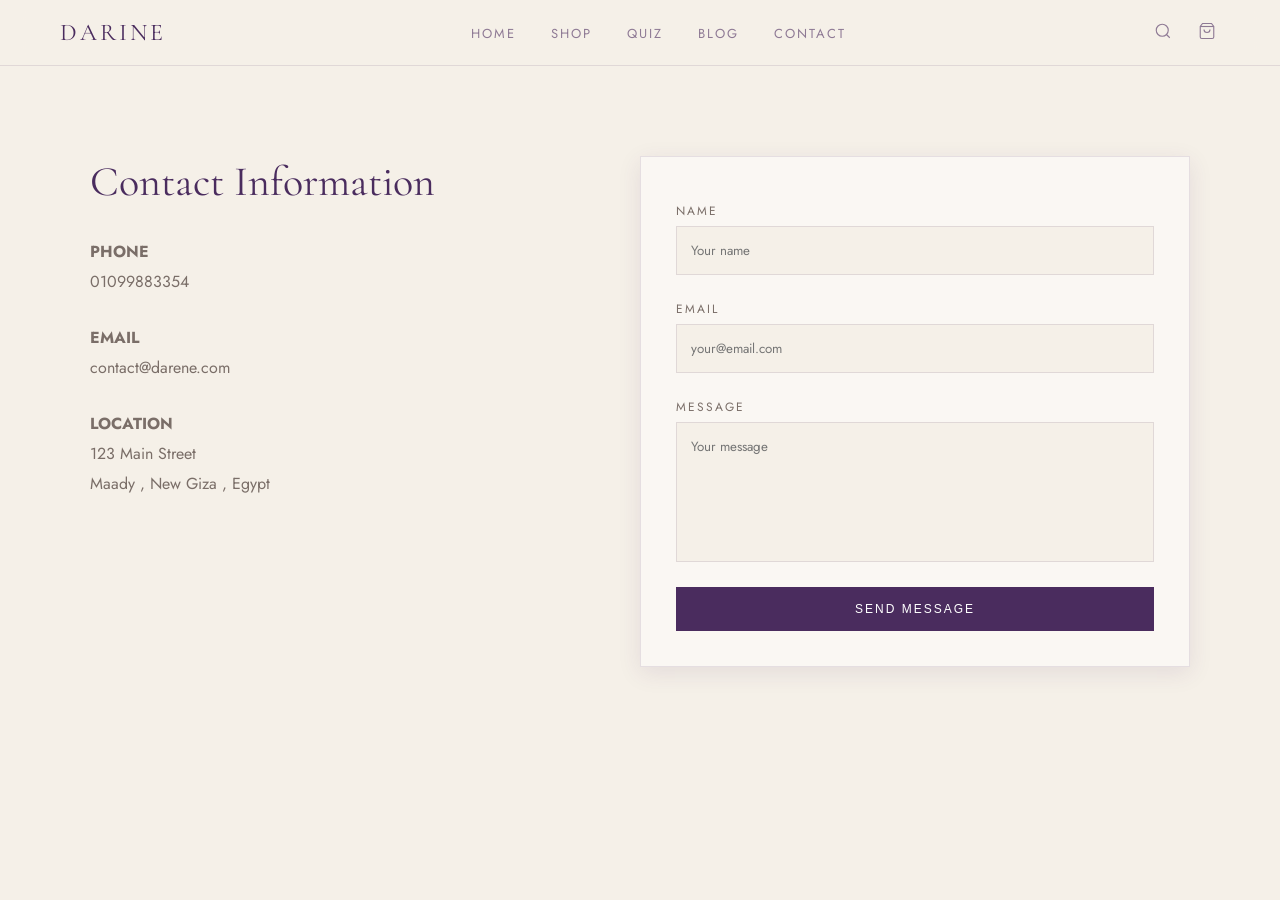
<file: contact.html>
<!DOCTYPE html>
<html lang="en">
<head>
    <meta charset="UTF-8">
    <title>Darane Contact</title>
    <link rel="stylesheet" href="css/contact.css">
</head>
<body>

<!-- Navbar -->
<header class="navbar">
    <div class="logo"><a href="index.html" style="color:inherit;text-decoration:none;">DARINE</a></div>
    <nav>
        <a href="index.html">Home</a>
        <a href="shop.html">Shop</a>
        <a href="quiz.html">Quiz</a>
        <a href="blog.html">Blog</a>
        <a href="contact.html">Contact</a>
    </nav>
    <div class="navbar__icons">

    <!-- Search -->
    <button aria-label="Search" onclick="toggleSearch()">
        <svg viewBox="0 0 24 24">
            <circle cx="11" cy="11" r="8"/>
            <path d="m21 21-4.35-4.35"/>
        </svg>
    </button>

    <!-- Shopping bag -->
    <button aria-label="Shopping bag" style="position:relative;" onclick="window.location.href='cart.html'">
        <svg viewBox="0 0 24 24">
            <path d="M6 2 3 6v14a2 2 0 0 0 2 2h14a2 2 0 0 0 2-2V6l-3-4z"/>
            <line x1="3" y1="6" x2="21" y2="6"/>
            <path d="M16 10a4 4 0 0 1-8 0"/>
        </svg>

        <!-- Badge -->
        <span class="cart-badge" id="cartBadge" style="display:none;">0</span>
    </button>

</div>
</header>

<!-- Main Section -->
<section class="contact-section">

    <!-- Left -->
    <div class="contact-info">
        <h2>Contact Information</h2>

        <div class="info">
            <p><strong>PHONE</strong><br>01099883354</p>
            <p><strong>EMAIL</strong><br>contact@darene.com</p>
            <p><strong>LOCATION</strong><br>
                123 Main Street<br>
               Maady , New Giza , Egypt
            </p>
        </div>
    </div>

    <!-- Right -->
    <div class="contact-form">
        <form>
            <label>NAME</label>
            <input type="text" placeholder="Your name">

            <label>EMAIL</label>
            <input type="email" placeholder="your@email.com">

            <label>MESSAGE</label>
            <textarea placeholder="Your message"></textarea>

            <button type="submit">SEND MESSAGE</button>
        </form>
    </div>

</section>

<script src="js/cart_global.js"></script>
</body>
</html>
</file>
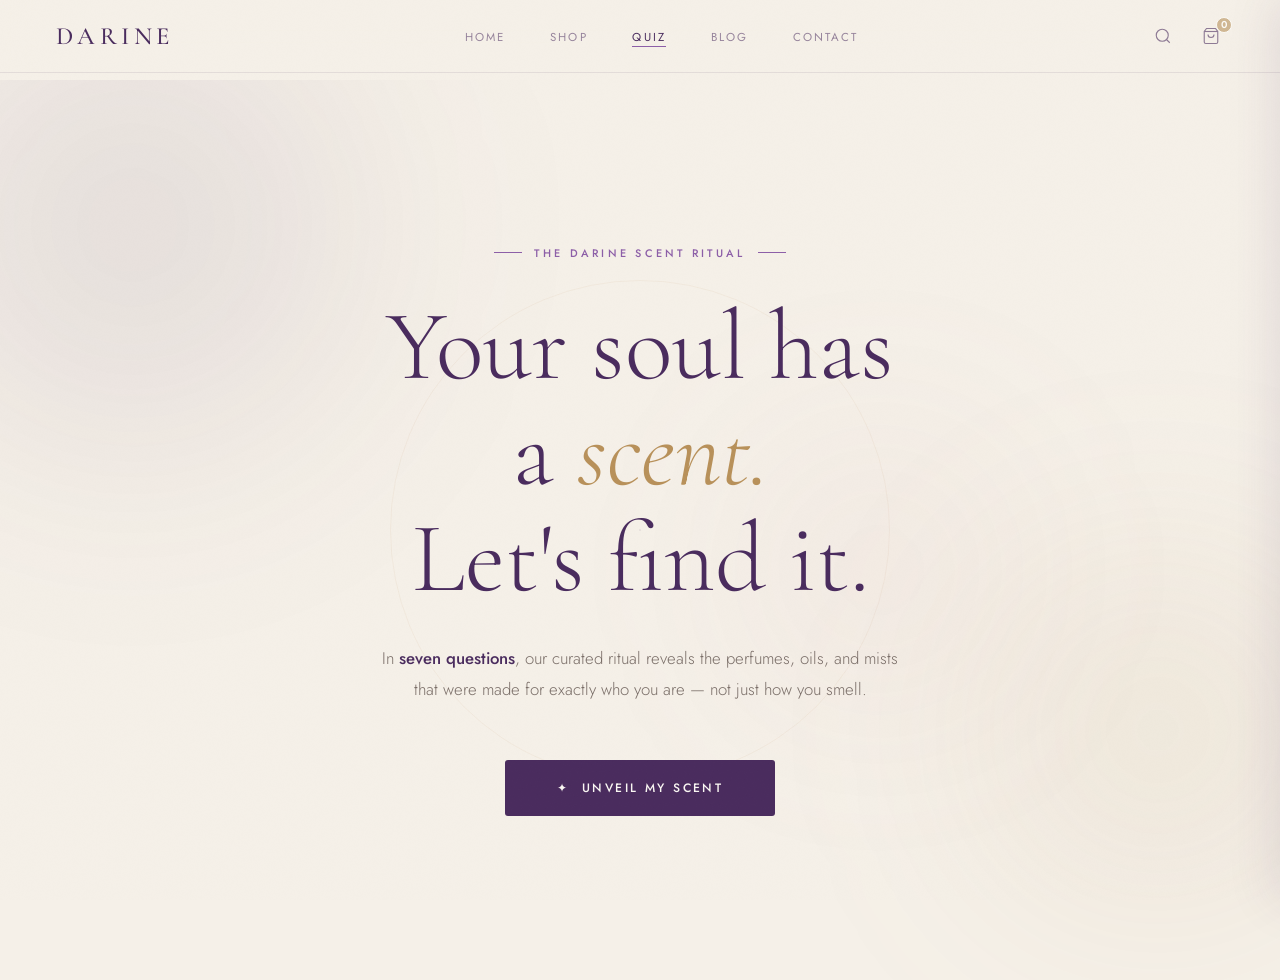
<file: quiz.html>
<!DOCTYPE html>
<html lang="en">

<head>
  <meta charset="UTF-8" />
  <meta name="viewport" content="width=device-width, initial-scale=1.0" />
  <meta name="description"
    content="Darine Perfumes — Discover your signature scent through our curated fragrance quiz." />
  <title>Darine — Find Your Scent</title>
  <link rel="stylesheet" href="css/quiz.css" />
</head>

<body>

  <!-- ═══════════════════════════════════════════
       NAVIGATION
  ═══════════════════════════════════════════ -->
  <nav class="navbar" role="navigation" aria-label="Main navigation">
    <a class="navbar__logo" href="index.html" aria-label="Darine Home">DARINE</a>

    <ul class="navbar__links">
      <li><a href="index.html">Home</a></li>
      <li><a href="shop.html">Shop</a></li>
      <li><a href="quiz.html" class="is-active">Quiz</a></li>
      <li><a href="blog.html">Blog</a></li>
      <li><a href="contact.html">Contact</a></li>
    </ul>

    <div class="navbar__icons">
      <!-- Search -->
      <button aria-label="Search" onclick="toggleSearch()">
        <svg viewBox="0 0 24 24" aria-hidden="true">
          <circle cx="11" cy="11" r="8" />
          <path d="m21 21-4.35-4.35" />
        </svg>
      </button>
      <!-- Shopping bag -->
      <button aria-label="Shopping bag" onclick="toggleCart()" style="position:relative">
        <svg viewBox="0 0 24 24" aria-hidden="true">
          <path d="M6 2 3 6v14a2 2 0 0 0 2 2h14a2 2 0 0 0 2-2V6l-3-4z" />
          <line x1="3" y1="6" x2="21" y2="6" />
          <path d="M16 10a4 4 0 0 1-8 0" />
        </svg>
        <span id="cartBadge" class="cart-badge" style="display:none">0</span>
      </button>
    </div>
  </nav>

  <!-- CART OVERLAY -->
  <div id="cartOverlay" class="cart-overlay" onclick="toggleCart()"></div>

  <!-- CART DRAWER -->
  <aside id="cartDrawer" class="cart-drawer" aria-label="Shopping cart">
    <div class="cart-drawer__header">
      <h3 class="cart-drawer__title">My Cart</h3>
      <button class="cart-drawer__close" onclick="toggleCart()" aria-label="Close cart">
        <svg width="18" height="18" viewBox="0 0 24 24" fill="none" stroke="currentColor" stroke-width="1.8"
          stroke-linecap="round">
          <line x1="18" y1="6" x2="6" y2="18" />
          <line x1="6" y1="6" x2="18" y2="18" />
        </svg>
      </button>
    </div>
    <div class="cart-drawer__body" id="cartBody">
      <div class="cart__empty">
        <svg width="36" height="36" viewBox="0 0 24 24" fill="none" stroke="currentColor" stroke-width="1.2"
          stroke-linecap="round" stroke-linejoin="round" style="opacity:.35;margin-bottom:.8rem">
          <path d="M6 2 3 6v14a2 2 0 0 0 2 2h14a2 2 0 0 0 2-2V6l-3-4z" />
          <line x1="3" y1="6" x2="21" y2="6" />
          <path d="M16 10a4 4 0 0 1-8 0" />
        </svg>
        <p>Your cart is empty</p>
        <span>Add fragrances from your results</span>
      </div>
    </div>
    <div class="cart-drawer__footer" id="cartFooter"></div>
  </aside>


  <!-- ═══════════════════════════════════════════
       PAGE 1 — LANDING
  ═══════════════════════════════════════════ -->
  <main>

    <section id="page-landing" class="page is-active" aria-label="Quiz introduction">
      <div class="landing">
        <!-- Decorative rings -->
        <div class="landing__ring" aria-hidden="true"></div>
        <div class="landing__ring landing__ring--2" aria-hidden="true"></div>

        <!-- Orbs -->
        <div class="landing__orb landing__orb--1" aria-hidden="true"></div>
        <div class="landing__orb landing__orb--2" aria-hidden="true"></div>
        <div class="landing__orb landing__orb--3" aria-hidden="true"></div>

        <div class="landing__inner">
          <p class="landing__eyebrow">
            <span></span>
            The Darine Scent Ritual
            <span></span>
          </p>

          <h1 class="landing__title">
            Your soul has<br />
            a <em>scent.</em><br />
            Let's find it.
          </h1>

          <p class="landing__desc">
            In <strong>seven questions</strong>, our curated ritual reveals
            the perfumes, oils, and mists that were made for exactly
            who you are — not just how you smell.
          </p>

          <div class="landing__cta">
            <button class="btn--primary" onclick="startQuiz()" type="button">
              <span>✦</span>
              <span>Unveil My Scent</span>
            </button>

          </div>


        </div>
      </div>
    </section>


    <!-- ═══════════════════════════════════════════
         PAGE 2 — QUIZ
    ═══════════════════════════════════════════ -->
    <section id="page-quiz" class="page" aria-label="Fragrance quiz">
      <div class="quiz">
        <div class="quiz__wrap">

          <!-- Progress bar -->
          <div class="quiz__progress" role="progressbar" aria-valuemin="0" aria-valuemax="100" aria-valuenow="0">
            <div class="quiz__progress-track">
              <div class="quiz__progress-fill" id="progressFill" style="width: 0%"></div>
            </div>
            <p class="quiz__progress-label" id="progressLabel">Question 1 of 7</p>
          </div>

          <!-- Dynamic question content -->
          <div id="questionContainer"></div>

          <!-- Navigation -->
          <div class="quiz__nav">
            <button class="quiz__nav-back" id="btnBack" onclick="goBack()" type="button" aria-label="Previous question">
              ← Back
            </button>
            <button class="quiz__nav-next" id="btnNext" onclick="goNext()" type="button">
              Continue →
            </button>
          </div>

        </div>
      </div>
    </section>


    <!-- ═══════════════════════════════════════════
         PAGE 3 — RESULTS
    ═══════════════════════════════════════════ -->
    <section id="page-results" class="page" aria-label="Your fragrance results">
      <div class="results">
        <div class="results__wrap" id="resultsWrap">
          <!-- Dynamically populated by quiz.js -->
        </div>
      </div>
    </section>

  </main>


  <!-- ═══════════════════════════════════════════
       SCRIPTS
  ═══════════════════════════════════════════ -->
  <script src="js/cart_global.js"></script>
  <script src="js/quiz.js"></script>

</body>

</html>
</file>
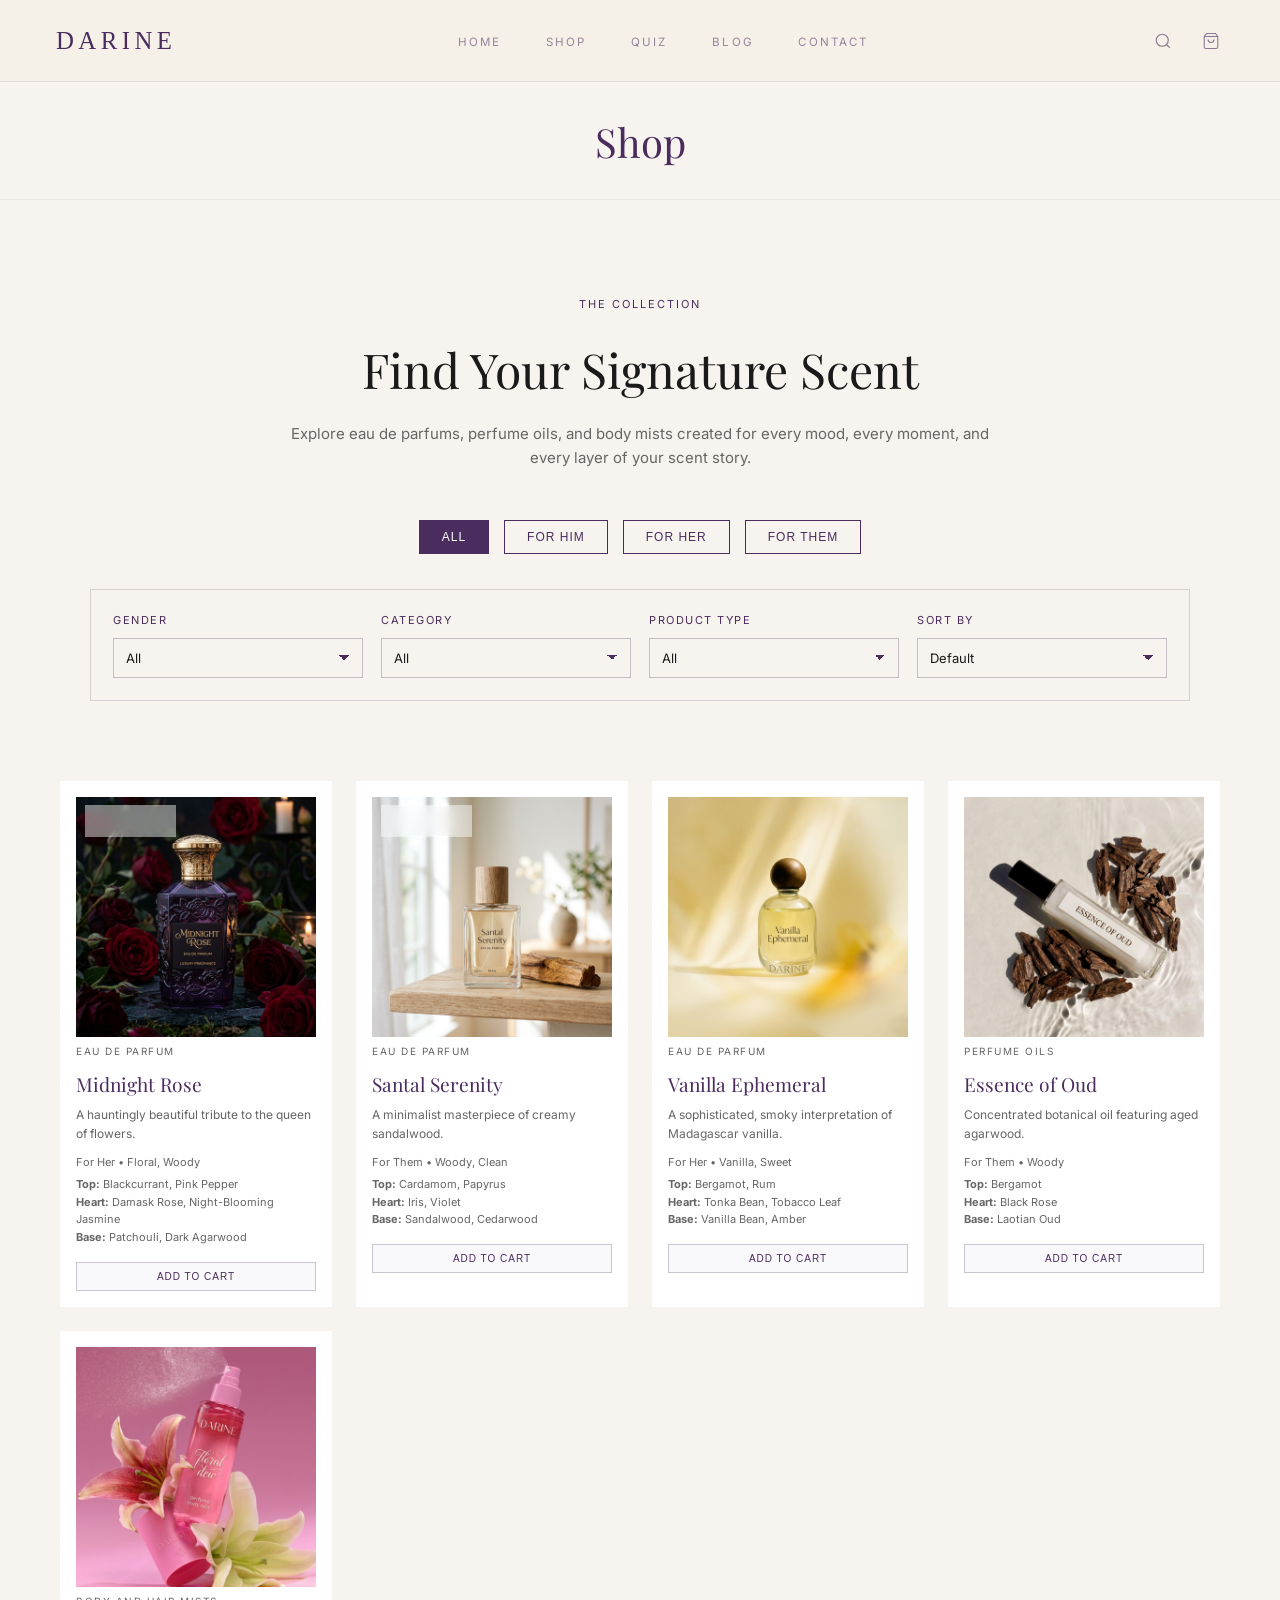
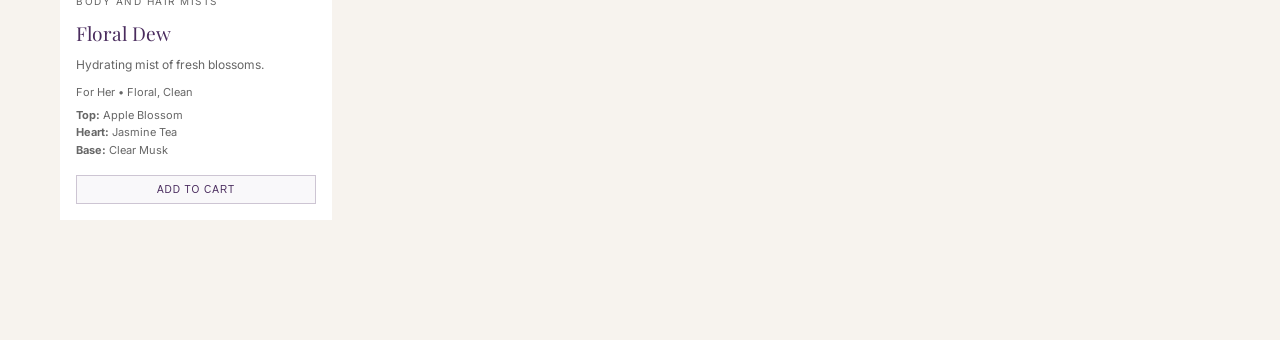
<file: shop.html>
<!DOCTYPE html>
<html lang="en">
<head>
    <meta charset="UTF-8">
    <meta name="viewport" content="width=device-width, initial-scale=1.0">
    <title>Darine | Shop</title>

    <link rel="stylesheet" href="css/shop_styling.css">
    <link href="https://fonts.googleapis.com/css2?family=Playfair+Display:ital,wght@0,400;0,700;1,400&family=Inter:wght@300;400;500&display=swap" rel="stylesheet">
</head>

<body>

  <nav class="navbar" role="navigation" aria-label="Main navigation">
    <a class="navbar__logo" href="index.html" aria-label="Darine Home">DARINE</a>

    <ul class="navbar__links">
      <li><a href="index.html">Home</a></li>
      <li><a href="shop.html" class="is-active">Shop</a></li>
      <li><a href="quiz.html" >Quiz</a></li>
      <li><a href="blog.html">Blog</a></li>
      <li><a href="contact.html">Contact</a></li>
    </ul>

    <div class="navbar__icons">
      <!-- Search -->
      <button aria-label="Search" onclick="toggleSearch()">
        <svg viewBox="0 0 24 24" aria-hidden="true">
          <circle cx="11" cy="11" r="8"/>
          <path d="m21 21-4.35-4.35"/>
        </svg>
      </button>
      <!-- Shopping bag -->
      <button aria-label="Shopping bag" onclick="window.location.href='cart.html'" style="position:relative">
        <svg viewBox="0 0 24 24" aria-hidden="true">
          <path d="M6 2 3 6v14a2 2 0 0 0 2 2h14a2 2 0 0 0 2-2V6l-3-4z"/>
          <line x1="3" y1="6" x2="21" y2="6"/>
          <path d="M16 10a4 4 0 0 1-8 0"/>
        </svg>
        <span id="cartBadge" class="cart-badge" style="display:none">0</span>
      </button>
    </div>
  </nav>

<header class="shop-header">
    <h1>Shop</h1>
</header>

<main>

    <section class="shop-hero">
        <span class="small-label">THE COLLECTION</span>
        <h2>Find Your Signature Scent</h2>
        <p>
            Explore eau de parfums, perfume oils, and body mists created for every mood,
            every moment, and every layer of your scent story.
        </p>
    </section>

    <section class="quick-filters">
        <button class="quick-filter active" data-filter="all">All</button>
        <button class="quick-filter" data-filter="for him">For Him</button>
        <button class="quick-filter" data-filter="for her">For Her</button>
        <button class="quick-filter" data-filter="unisex">For Them</button>
    </section>

    <section class="filter-menu">

        <div class="filter-box">
            <label for="genderFilter">Gender</label>
            <select id="genderFilter">
                <option value="all">All</option>
                <option value="for him">For Him</option>
                <option value="for her">For Her</option>
                <option value="unisex">For Them</option>
            </select>
        </div>

        <div class="filter-box">
            <label for="categoryFilter">Category</label>
            <select id="categoryFilter">
                <option value="all">All</option>
                <option value="Fruity">Fruity</option>
                <option value="Floral">Floral</option>
                <option value="Clean">Clean</option>
                <option value="Sweet">Sweet</option>
                <option value="Woody">Woody</option>
                <option value="Vanilla">Vanilla</option>
            </select>
        </div>

        <div class="filter-box">
            <label for="typeFilter">Product Type</label>
            <select id="typeFilter">
                <option value="all">All</option>
                <option value="Eau de Parfum">Eau de Parfum</option>
                <option value="Perfume Oils">Perfume Oils</option>
                <option value="Body and Hair Mists">Body and Hair Mists</option>
            </select>
        </div>

        <div class="filter-box">
            <label for="sortFilter">Sort By</label>
            <select id="sortFilter">
                <option value="default">Default</option>
                <option value="name-az">Name A-Z</option>
                <option value="name-za">Name Z-A</option>
                <option value="type">Product Type</option>
            </select>
        </div>

    </section>

    <section id="products" class="products-section">
        <div class="products-grid" id="productsGrid"></div>
    </section>

</main>

<div id="cartPopup" class="cart-popup"></div>

<script>
const perfumeData = {
    "Eau de Parfum": [
        {"name": "Midnight Rose", "image": "assets/midnight_rose.png", "gender": "for her", "categories": ["Floral", "Woody"], "description": "A hauntingly beautiful tribute to the queen of flowers.", "notes": {"top": "Blackcurrant, Pink Pepper", "middle": "Damask Rose, Night-Blooming Jasmine", "base": "Patchouli, Dark Agarwood"}, "price": 180},
        {"name": "Santal Serenity", "image": "assets/santal_serenity.png", "gender": "unisex", "categories": ["Woody", "Clean"], "description": "A minimalist masterpiece of creamy sandalwood.", "notes": {"top": "Cardamom, Papyrus", "middle": "Iris, Violet", "base": "Sandalwood, Cedarwood"}, "price": 180},
        {"name": "Vanilla Ephemeral", "image": "assets/vanillaephemeral.png", "gender": "for her", "categories": ["Vanilla", "Sweet"], "description": "A sophisticated, smoky interpretation of Madagascar vanilla.", "notes": {"top": "Bergamot, Rum", "middle": "Tonka Bean, Tobacco Leaf", "base": "Vanilla Bean, Amber"}, "price": 180}
        // ... (simplified for now, ideally I should include all)
    ],
    "Perfume Oils": [
        {"name": "Essence of Oud", "image": "assets/essenceofoud.png", "gender": "unisex", "categories": ["Woody"], "description": "Concentrated botanical oil featuring aged agarwood.", "notes": {"top": "Bergamot", "middle": "Black Rose", "base": "Laotian Oud"}, "price": 85}
    ],
    "Body and Hair Mists": [
        {"name": "Floral Dew", "image": "assets/floraldew.png", "gender": "for her", "categories": ["Floral", "Clean"], "description": "Hydrating mist of fresh blossoms.", "notes": {"top": "Apple Blossom", "middle": "Jasmine Tea", "base": "Clear Musk"}, "price": 45}
    ]
};
</script>

<script src="js/cart_global.js"></script>
<script src="js/shop.js"></script>


</body>
</html>
</file>
<file: css/home.css>
/* ═══════════════════════════════════════════════
   DARINE – HOME THEME (MATCH QUIZ STYLE)
═══════════════════════════════════════════════ */

@import url('https://fonts.googleapis.com/css2?family=Cormorant+Garamond:wght@300;400;500;600&family=Jost:wght@300;400;500;600&display=swap');

/* ─── TOKENS ─── */
:root {
  --base:         #f5f0e8;
  --base-2:       #ece6e1;
  --base-card:    #faf7f3;
  --purple:       #4a2c5e;
  --purple-mid:   #6b4285;
  --purple-light: #8d5fa8;
  --gold:         #b8915a;
  --muted:        #7a6e68;
  --border:       rgba(74,44,94,0.10);
  --shadow-sm:    0 4px 18px rgba(74,44,94,0.09);
  --shadow-md:    0 10px 40px rgba(74,44,94,0.14);
  --radius:       4px;
  --transition:   0.3s ease;
}

/* ─── RESET ─── */
* {
  margin: 0;
  padding: 0;
  box-sizing: border-box;
}

/* ─── BODY ─── */
body {
  font-family: 'Jost', sans-serif;
  background-color: var(--base);
  color: var(--purple);
  animation: fadeIn 1s ease;
}

@keyframes fadeIn {
  from { opacity: 0; transform: translateY(15px); }
  to   { opacity: 1; transform: translateY(0); }
}

/* ─── NAVBAR ─── */
.navbar {
  display: flex;
  justify-content: space-between;
  align-items: center;
  padding: 18px 60px;
  background: rgba(245,240,232,0.9);
  backdrop-filter: blur(10px);
  border-bottom: 1px solid var(--border);
}

.logo {
  font-family: 'Cormorant Garamond', serif;
  font-size: 24px;
  letter-spacing: 3px;
}

nav a {
  margin: 0 15px;
  text-decoration: none;
  color: var(--purple);
  font-size: 13px;
  letter-spacing: 2px;
  text-transform: uppercase;
  opacity: 0.6;
  transition: var(--transition);
  position: relative;
}

nav a:hover {
  opacity: 1;
}

nav a::after {
  content: "";
  position: absolute;
  width: 0%;
  height: 1px;
  bottom: -5px;
  left: 0;
  background: var(--purple-light);
  transition: var(--transition);
}

nav a:hover::after {
  width: 100%;
}

.navbar__icons {
  display: flex;
  gap: 18px;
  align-items: center;
}

.navbar__icons button {
  background: none;
  border: none;
  cursor: pointer;
  padding: 4px;
  opacity: 0.6;
  transition: 0.3s;
}

.navbar__icons button:hover {
  opacity: 1;
}

.navbar__icons svg {
  width: 18px;
  height: 18px;
  stroke: #4a2c5e;
  fill: none;
  stroke-width: 1.5;
}

/* ─── HERO ─── */
.hero {
  height: 85vh;
  background: linear-gradient(rgba(0,0,0,0.4), rgba(0,0,0,0.4)), url('../assets/home.jpeg');
  background-size: cover;
  background-position: center;
  display: flex;
  flex-direction: column;
  justify-content: center;
  align-items: center;
  text-align: center;
  color: white; /* Ensure text is visible over image */
}

.hero h1 {
  font-family: 'Cormorant Garamond', serif;
  font-size: 65px;
  font-weight: 300;
  color: #fff;
}

.hero p {
  color: rgba(255,255,255,0.9);
  margin: 15px 0 25px;
}

/* Button */
.hero button {
  background: var(--purple);
  color: white;
  padding: 14px 35px;
  border: none;
  letter-spacing: 2px;
  cursor: pointer;
  transition: var(--transition);
  border-radius: var(--radius);
}

.hero button:hover {
  background: var(--gold);
  transform: translateY(-3px);
  box-shadow: var(--shadow-md);
}

/* ─── ABOUT ─── */
.about {
  display: flex;
  padding: 80px;
  align-items: center;
  gap: 40px;
}

.about-text {
  width: 50%;
}

.about-text h2 {
  font-family: 'Cormorant Garamond', serif;
  font-size: 38px;
}

.about-text p {
  line-height: 1.8;
  color: var(--muted);
}

.about-img {
  width: 50%;
  height: 350px;
  overflow: hidden;
  border-radius: var(--radius);
  box-shadow: var(--shadow-md);
}

/* ─── VISION ─── */
.vision {
  text-align: center;
  padding: 80px;
  background: var(--base-2);
}

.vision h2 {
  font-family: 'Cormorant Garamond', serif;
  font-size: 38px;
}

.vision p {
  color: var(--muted);
  max-width: 600px;
  margin: auto;
}

/* ─── PRODUCTS ─── */
.featured {
  text-align: center;
  padding: 80px;
}

.featured h2 {
  font-family: 'Cormorant Garamond', serif;
  font-size: 38px;
  margin-bottom: 50px;
}

.products {
  display: flex;
  justify-content: center;
  gap: 30px;
  flex-wrap: wrap;
}

/* Card */
.product-card {
  width: 280px;
  transition: var(--transition);
}

.product-card:hover {
  transform: translateY(-8px);
}

/* Image */
.product-img {
  overflow: hidden;
  position: relative;
}

.product-img img {
  width: 100%;
  height: 300px;
  object-fit: cover;
  transition: var(--transition);
}

.product-img:hover img {
  transform: scale(1.08);
}

/* Add button */
.add-btn {
  position: absolute;
  bottom: 20px;
  left: 50%;
  transform: translateX(-50%);
  background: var(--purple);
  color: white;
  border: none;
  padding: 10px 20px;
  opacity: 1;
  transition: var(--transition);
  cursor: pointer;
  z-index: 5;
}

.product-img:hover .add-btn {
  background: var(--gold);
}

/* Text */
.product-card h4 {
  margin: 10px 0 5px;
}

.product-card p {
  color: var(--muted);
}

/* ─── BESTSELLER ─── */
.bestseller {
  background: linear-gradient(rgba(74, 44, 94, 0.85), rgba(74, 44, 94, 0.85)), url('../assets/midnight_rose.png');
  background-size: cover;
  background-position: center;
  background-attachment: fixed;
  color: var(--base-card);
  text-align: center;
  padding: 100px 20px;
}

.bestseller h2 {
  font-family: 'Cormorant Garamond', serif;
  font-size: 45px;
}

.bestseller p {
  color: rgba(255,255,255,0.7);
}

/* Button */
.explore-btn {
  background: var(--base-card);
  color: var(--purple);
  padding: 12px 30px;
  border: none;
  cursor: pointer;
  transition: var(--transition);
}

.explore-btn:hover {
  background: var(--gold);
  color: white;
  transform: translateY(-2px);
}

/* ─── RESPONSIVE ─── */
@media (max-width: 768px) {

  .products {
    flex-direction: column;
    align-items: center;
  }

  .about {
    flex-direction: column;
  }

  .about-text,
  .about-img {
    width: 100%;
  }

}

/* ═══════════════════════════════════════════════
   CART — Badge, Drawer, Items
   (Copied from quiz.css for consistency)
═══════════════════════════════════════════════ */

/* ─── Badge on bag icon ─── */
.cart-badge {
  position: absolute;
  top: -4px; right: -5px;
  width: 17px; height: 17px;
  border-radius: 50%;
  background: var(--gold);
  color: white;
  font-size: 0.58rem; font-weight: 600;
  display: flex !important;
  align-items: center; justify-content: center;
  letter-spacing: 0;
  border: 1.5px solid var(--base);
  pointer-events: none;
}

/* ─── Overlay ─── */
.cart-overlay {
  position: fixed; inset: 0; z-index: 600;
  background: rgba(26, 25, 53, 0.35);
  backdrop-filter: blur(2px);
  opacity: 0; pointer-events: none;
  transition: opacity 0.3s ease;
}
.cart-overlay.is-open { opacity: 1; pointer-events: all; }

/* ─── Drawer ─── */
.cart-drawer {
  position: fixed; top: 0; right: 0; bottom: 0; z-index: 700;
  width: 380px; max-width: 100vw;
  background: var(--base-card);
  border-left: 1px solid var(--border);
  display: flex; flex-direction: column;
  transform: translateX(102%);
  transition: transform 0.38s cubic-bezier(0.4, 0, 0.2, 1);
  box-shadow: -12px 0 48px rgba(74, 44, 94, 0.12);
}
.cart-drawer.is-open { transform: translateX(0); }

.cart-drawer__header {
  display: flex; align-items: center; justify-content: space-between;
  padding: 1.6rem 1.8rem;
  border-bottom: 1px solid var(--border);
  flex-shrink: 0;
}
.cart-drawer__title {
  font-family: 'Cormorant Garamond', serif;
  font-size: 1.4rem; font-weight: 500; color: var(--purple);
  letter-spacing: 0.04em;
}
.cart-drawer__close {
  background: none; border: none; cursor: pointer;
  color: var(--muted); padding: 4px;
  display: flex; align-items: center; justify-content: center;
  border-radius: 50%;
  transition: color var(--transition), background var(--transition);
}
.cart-drawer__close:hover { color: var(--purple); background: var(--base-2); }

.cart-drawer__body {
  flex: 1; overflow-y: auto; padding: 1rem 1.8rem;
}
.cart-drawer__body::-webkit-scrollbar { width: 4px; }
.cart-drawer__body::-webkit-scrollbar-track { background: transparent; }
.cart-drawer__body::-webkit-scrollbar-thumb { background: var(--border); border-radius: 2px; }

.cart-drawer__footer {
  padding: 1.4rem 1.8rem;
  border-top: 1px solid var(--border);
  flex-shrink: 0;
  background: var(--base);
}

/* ─── Popup Notification ─── */
.cart-popup {
    position: fixed;
    bottom: 30px;
    right: 30px;
    background: var(--purple);
    color: white;
    padding: 15px 25px;
    border-radius: 4px;
    box-shadow: var(--shadow-md);
    transform: translateY(100px);
    transition: transform 0.3s ease;
    z-index: 1000;
}
.cart-popup.show {
    transform: translateY(0);
}

@media (max-width: 480px) {
  .cart-drawer { width: 100vw; }
}
</file>
<file: css/article_styling.css>
body {
    opacity: 1;
    transition: opacity 0.6s ease; /* Adjust 0.6s to make it slower or faster */
}
.navbar {
  position: fixed; top: 0; left: 0; right: 0; z-index: 500;
  display: flex; align-items: center; justify-content: space-between;
  padding: 1.3rem 3.5rem;
  background: rgba(245,240,232,0.92);
  backdrop-filter: blur(18px);
  -webkit-backdrop-filter: blur(18px);
  border-bottom: 1px solid var(--border);
}

.navbar__logo {
  font-family: 'Cormorant Garamond', serif;
  font-size: 1.55rem; font-weight: 500;
  letter-spacing: 0.18em; text-transform: uppercase;
  color: var(--purple); text-decoration: none;
}

.navbar__links { display: flex; gap: 2.8rem; list-style: none; }
.navbar__links a {
  font-size: 0.72rem; letter-spacing: 0.18em; text-transform: uppercase;
  color: var(--purple); text-decoration: none; font-weight: 400;
  opacity: 0.55; transition: opacity var(--transition);
  position: relative; padding-bottom: 2px;
}
.navbar__links a::after {
  content: ''; position: absolute; bottom: 0; left: 0;
  width: 0; height: 1px; background: var(--purple-light);
  transition: width var(--transition);
}

.navbar__icons { display: flex; gap: 1.4rem; align-items: center; }
.navbar__icons button {
  background: none; border: none; cursor: pointer; padding: 4px;
  display: flex; align-items: center; opacity: 0.6;
  transition: opacity var(--transition);
}
.navbar__icons button:hover { opacity: 1; }
.navbar__icons svg { width: 18px; height: 18px; stroke: var(--purple); fill: none; stroke-width: 1.5; }
.navbar__links a.is-active::after {
    width: 0 !important;
}
.fade-out {
    opacity: 0;
}

@keyframes pageEntrance {
    from { opacity: 0; transform: translateY(5px); }
    to { opacity: 1; transform: translateY(0); }
}

.article-page, .editorial-page {
    animation: pageEntrance 0.8s ease-out;
}
.editorial-page {
    background: #f7f3ee;
    color: #1a1a1a;
    font-family: 'Inter', sans-serif;
}

.editorial-container {
    max-width: 1000px;
    margin: 0 auto;
    padding: 0 20px;
}

.hero-section { padding-top: 40px; text-align: center; }
.hero-box {
    width: 100%;
    height: 450px;
    background: #ece6e1;
    display: flex;
    align-items: center;
    justify-content: center;
    margin-bottom: 30px;
}
.hero-box img {
    width: 100%;
    height: 100%;
    object-fit: cover;
    display: block;
    transition: transform 0.3s ease-in-out;
}
.hero-box img:hover{
     transform: scale(1.05);
}
.hero-header h2 {
    font-family: 'Playfair Display', serif;
    font-size: 38px;
    margin-top: 10px;
}
.MidnightRoseTitle{
    font-family: 'Inter', sans-serif;
    color: #4a2c5e;
    font-weight: lighter;
    font-style: italic;
}
/* Content Layout */
.content-section { margin: 80px 0; }
.story-wrapper {
    display: flex;
    gap: 40px;
    align-items: flex-start;
    margin-bottom: 40px;
}

.small-side-img {
    width: 600px; 
    float: left;
    margin: 10px 30px 20px 0; 
}

.small-side-img img {
    width: 100%;
    aspect-ratio: 3 / 4; 
    object-fit: cover; 
    display: block;
}


@media (max-width: 800px) {
    .small-side-img {
        float: none;
        width: 100%;
        margin-right: 0;
    }
}

.text-content p, .text-block-full p {
    font-size: 17px;
    line-height: 1.7;
    margin-bottom: 25px;
    color: #333;
}

/* Testimonials */
.testimonials-editorial {
    margin: 100px 0;
    border-top: 1px solid #ddd;
    padding-top: 60px;
}
.quote-box { margin-bottom: 60px; text-align: center; }
.quote-box blockquote {
    font-family: 'Playfair Display', serif;
    font-size: 24px;
    font-style: italic;
    max-width: 750px;
    margin: 0 auto 15px;
}
.quote-box cite { font-size: 13px; letter-spacing: 2px; text-transform: uppercase; }

.shop-section { padding: 80px 0; }
.shop-card-perimeter {
    border: 1px solid #4a2c5e;
    padding: 40px;
    max-width: 800px;
    margin: 0 auto;
}


.shop-card-flex {
    display: flex;
    align-items: center;
    gap: 40px;
}

.shop-img {
    width: 35%;
    height: 220px;
    background: #f7f3ee;
    display: flex;
    align-items: center;
    justify-content: center;
}

.shop-details { width: 65%; }
.shop-details h3 {
    font-family: 'Playfair Display', serif;
    font-weight: lighter;
    color: #4a2c5e;
    font-size: 32px;
    margin-bottom: 5px;
}
.shop-price { display: block; margin-bottom: 20px; font-weight: 500; }
.add-to-cart-glass {
    background: rgba(74, 44, 94, 0.03);
    border: 1px solid rgba(74, 44, 94, 0.25); /* Delicate stroke */
    color: #4a2c5e;
    padding: 6px 10px;
    font-family: var(--font-modern);
    font-size: 0.55rem;
    letter-spacing: 1px;
    cursor: pointer;
    backdrop-filter: blur(8px);
    -webkit-backdrop-filter: blur(8px);
    transition: all 0.3s ease;
}

.add-to-cart-glass:hover {
    background: #4a2c5e;
    color: white;
    border: 1px solid #4a2c5e;
}
h3{
    font-family: 'Playfair Display', serif;
    color: #4a2c5e;
    font-weight: lighter;
}
/* Transitions */
.reveal { opacity: 0; transform: translateY(20px); transition: 0.8s ease-out; }
.reveal.active { opacity: 1; transform: translateY(0); }
</file>
<file: css/styling.css>
html {
    scroll-behavior: smooth;
}

:root {
    --bg-color: #f7f3ee;
    --text-main: #1a1a1a;
    --text-muted: #666;
    --purple: #4a2c5e;
    --font-stylish: 'Playfair Display', serif;
    --font-modern: 'Inter', sans-serif;
    --purple-light: #7b5a91;
    --soft-box: #ece6e1;
    --border: rgba(0,0,0,0.1); 
    --transition: 0.3s ease; 
    
    --font-stylish: 'Playfair Display', serif;
    --font-modern: 'Inter', sans-serif;
}

* {
    margin: 0;
    padding: 0;
    box-sizing: border-box;
}
/* ─── NAVBAR ─── */
.navbar {
  position: fixed; top: 0; left: 0; right: 0; z-index: 500;
  display: flex; align-items: center; justify-content: space-between;
  padding: 1.3rem 3.5rem;
  background: rgba(245,240,232,0.92);
  backdrop-filter: blur(18px);
  -webkit-backdrop-filter: blur(18px);
  border-bottom: 1px solid var(--border);
}

.navbar__logo {
  font-family: 'Cormorant Garamond', serif;
  font-size: 1.55rem; font-weight: 500;
  letter-spacing: 0.18em; text-transform: uppercase;
  color: var(--purple); text-decoration: none;
}

.navbar__links { display: flex; gap: 2.8rem; list-style: none; }
.navbar__links a {
  font-size: 0.72rem; letter-spacing: 0.18em; text-transform: uppercase;
  color: var(--purple); text-decoration: none; font-weight: 400;
  opacity: 0.55; transition: opacity var(--transition);
  position: relative; padding-bottom: 2px;
}
.navbar__links a::after {
  content: ''; position: absolute; bottom: 0; left: 0;
  width: 0; height: 1px; background: var(--purple-light);
  transition: width var(--transition);
}

.navbar__icons { display: flex; gap: 1.4rem; align-items: center; }
.navbar__icons button {
  background: none; border: none; cursor: pointer; padding: 4px;
  display: flex; align-items: center; opacity: 0.6;
  transition: opacity var(--transition);
}
.navbar__icons button:hover { opacity: 1; }
.navbar__icons svg { width: 18px; height: 18px; stroke: var(--purple); fill: none; stroke-width: 1.5; }
.navbar__links a.is-active::after {
    width: 0 !important;
}
body {
    background-color: var(--bg-color);
    color: var(--text-main);
    font-family: var(--font-modern);
    line-height: 1.6;
    overflow-x: hidden;
    padding-top: 80px;
    animation: fadePage 0.6s ease;
}
@keyframes fadePage {
    from {
        opacity: 0;
        transform: translateY(8px);
    }

    to {
        opacity: 1;
        transform: translateY(0);
    }
}
section {
    scroll-margin-top: 150px;
}

h1, h2, h3, h4, h5, blockquote {
    font-family: var(--font-stylish);
    font-weight: 400;
}

h3 {
    font-size: 25px;
    color: var(--purple);
}

p, span, cite, a, button {
    font-family: var(--font-modern);
}

/* Header */

.journal-header {
    text-align: center;
    padding: 30px 0 10px;
   
    top: 0;
    background-color: var(--bg-color);
    z-index: 1000;
    border-bottom: 1px solid rgba(0,0,0,0.05);
    color: var(--purple);
}

.journal-header h1 {
    font-size: 2.5rem;
    margin-bottom: 15px;
}

.journal-nav a {
    text-decoration: none;
    color: var(--text-muted);
    font-size: 0.7rem;
    letter-spacing: 2px;
    margin: 0 15px;
    text-transform: uppercase;
}

.journal-nav a:hover,
.journal-nav a:active {
    color: var(--purple);
}

/* Featured Article */

.featured-article {
    padding: 80px 20px;
    max-width: 1100px;
    margin: 0 auto;
}

.article-container {
    display: flex;
    align-items: center;
    gap: 50px;
}

.article-image-placeholder {
    width: 50%;
    height: 400px;
    background-color: #ece6e1;
}
.article-image-placeholder img {
    width: 100%;
    height: 100%;
    object-fit: cover;
    display: block;
    transition: transform 0.3s ease-in-out;
}
.article-image-placeholder img:hover{
     transform: scale(1.05);
}

.article-text {
    width: 50%;
}

.article-text .date {
    display: block;
    text-transform: uppercase;
    font-size: 0.75rem;
    letter-spacing: 1px;
    margin-bottom: 10px;
    color: var(--text-muted);
}

.read-more {
    text-decoration: none;
    color: var(--text-main);
    font-size: 0.8rem;
    font-weight: 500;
    letter-spacing: 1px;
    margin-top: 20px;
    display: inline-block;
}

.divider {
    border: 0;
    height: 1px;
    background: rgba(0,0,0,0.05);
    margin: 40px auto;
    max-width: 90%;
}

/* Layering Lab */

.perfume-lab {
    padding: 100px 20px;
    text-align: center;
}

.carousel-wrapper {
    display: flex;
    align-items: center;
    justify-content: center;
    position: relative;
    max-width: 800px;
    margin: 0 auto;
}

.lab-container {
    width: 100%;
    overflow: hidden;
}

.lab-track {
    display: flex;
    gap: 30px;
    transition: transform 0.6s ease;
    width: max-content;
}

.combo-card {
    background: white;
    border: 1px solid var(--border);
    padding: 1.4rem;
    position: relative;
    overflow: hidden;
    transition: transform var(--transition), box-shadow var(--transition);
    border-radius: 22px;
    cursor: pointer;
    flex-shrink: 0;
    width: 380px;
}

.combo-card:hover {
    transform: translateY(-6px);
    box-shadow: 0 20px 50px rgba(0,0,0,0.06);
}

.combo-card::before {
    content: "";
    position: absolute;
    top: 0;
    right: 0;
    width: 90px;
    height: 90px;
    background: linear-gradient(
        225deg,
        rgba(74,44,94,0.08),
        transparent 70%
    );
}

.combo-visual {
    width: 100%;
    aspect-ratio: 3 / 4;
    overflow: hidden;
    border-radius: 18px;
    margin-bottom: 1.2rem;
    background: var(--bg-color);
}

.combo-visual img {
    width: 100%;
    height: 100%;
    object-fit: cover;
    display: block;
    transition: transform 0.6s ease;
}

.combo-card:hover .combo-visual img {
    transform: scale(1.03);
}

.combo-card h4 {
    font-family: 'Cormorant Garamond', serif;
    font-size: 1.7rem;
    font-weight: 500;
    color: var(--purple);
    line-height: 1.2;
    margin-bottom: 0.45rem;
    text-align: left;
}

.combo-card .view-products {
    display: block;
    font-size: 0.65rem;
    letter-spacing: 0.18em;
    text-transform: uppercase;
    color: var(--purple-light);
    font-weight: 500;
    text-align: left;
}

.arrow {
    background: none;
    border: none;
    font-size: 2rem;
    cursor: pointer;
    color: var(--text-muted);
    position: absolute;
    z-index: 10;
}

.arrow.prev {
    left: -60px;
}

.arrow.next {
    right: -60px;
}

/* Testimonials */

.testimonials {
    padding: 120px 20px;
    background: #ece6e1;
    text-align: center;
}

.testimonial-box {
    max-width: 800px;
    margin: 0 auto;
    height: 100px;
    position: relative;
}

.review {
    position: absolute;
    width: 100%;
    top: 0;
    left: 0;
    opacity: 0;
    visibility: hidden;
    transition: 1s ease;
    transform: translateY(15px);
}

.review.active {
    opacity: 1;
    visibility: visible;
    transform: translateY(0);
}

blockquote {
    font-size: 2.2rem;
    font-style: italic;
    margin-bottom: 25px;
    line-height: 1.2;
}

cite {
    font-style: italic;
    font-weight: 500;
    text-transform: uppercase;
    letter-spacing: 2px;
    font-size: 0.8rem;
}

.wearing-tag {
    display: block;
    margin-top: 10px;
    font-size: 0.75rem;
    color: var(--text-muted);
}

/* Community Reviews */

.community-feedback {
    padding: 100px 20px;
    background: transparent;
}

.customer-reviews-grid {
    margin-top: 50px;
    display: grid;
    grid-template-columns: repeat(auto-fit, minmax(250px, 1fr));
    gap: 20px;
}

.review-card-perimeter {
    padding: 20px;
    text-align: left;
    border: 1px solid var(--purple);
    border-radius: 2px;
    font-size: 10px;
    font-family: var(--font-modern);
    transition: 0.2s ease;
}

.review-card-perimeter:hover {
    transform: translateY(-3px);
    box-shadow: 0 10px 25px rgba(0,0,0,0.05);
}

.reviewer,
.wearing {
    font-size: 15px;
    font-style: italic;
    font-family: var(--font-stylish);
    font-weight: lighter;
}

/* Modal */

.module {
    display: none;
    position: fixed;
    top: 0;
    left: 0;
    width: 100%;
    height: 100%;
    background: rgba(26,26,26,0.8);
    z-index: 2000;
    font-size: 10px;
}

.module-content {
    background: var(--bg-color);
    width: 95%;
    max-width: 850px;
    margin: 3% auto;
    padding: 30px;
    position: relative;
    text-align: center;
    font-size: 10px;
    animation: modalFadeIn 0.5s ease;
}

.module-header {
    margin-bottom: 40px;
}

.module-header h2 {
    font-size: 2.5rem;
    margin-bottom: 10px;
}

.module-header p {
    font-size: 0.9rem;
    color: var(--text-muted);
    letter-spacing: 1px;
    text-transform: uppercase;
}

.product-grid-3 {
    display: grid;
    grid-template-columns: repeat(3, 1fr);
    gap: 15px;
    width: 100%;
}

.modal-prod-card {
    background: white;
    padding: 12px;
    border: 1px solid rgba(0,0,0,0.03);
    display: flex;
    flex-direction: column;
    opacity: 0;
    animation: cardFadeIn 0.5s ease forwards;
}

.modal-prod-card:nth-child(2) {
    animation-delay: 0.2s;
}

.modal-prod-card:nth-child(3) {
    animation-delay: 0.4s;
}

.modal-img-wrapper {
    width: 100%;
    height: 130px;
    background-color: var(--bg-color);
    margin-bottom: 10px;
}

.modal-details-row {
    display: flex;
    justify-content: space-between;
    align-items: flex-end;
    text-align: left;
}
.modal-img-wrapper {
    width: 100%;
    aspect-ratio: 3 / 4;
    overflow: hidden;
}

.modal-product-image {
    width: 100%;
    height: 100%;
    object-fit: cover;
    display: block;
}

.details-left h5 {
    font-size: 0.85rem;
    margin: 0;
}

.details-left .modal-price {
    font-size: 0.8rem;
    color: var(--purple);
}

.details-right {
    text-align: right;
}

.product-type,
.product-type-tag {
    display: block;
    font-size: 0.55rem;
    text-transform: uppercase;
    letter-spacing: 1px;
    color: var(--text-muted);
    margin-bottom: 5px;
}

.step-label {
    font-size: 9px;
    color: var(--purple);
    text-transform: uppercase;
    letter-spacing: 1.5px;
    display: block;
    margin-bottom: 2px;
}

.add-to-cart-glass {
    background: rgba(74,44,94,0.03);
    border: 1px solid rgba(74,44,94,0.25);
    color: var(--purple);
    padding: 6px 10px;
    font-size: 0.55rem;
    letter-spacing: 1px;
    cursor: pointer;
    transition: 0.3s ease;
}

.add-to-cart-glass:hover {
    background: var(--purple);
    color: white;
    border: 1px solid var(--purple);
}

/* News */

.news-section {
    padding: 100px 20px;
    max-width: 1100px;
    margin: 0 auto;
    text-align: center;
}

.section-title {
    text-align: center;
    margin-bottom: 60px;
}

.section-title .label {
    font-size: 11px;
    letter-spacing: 2px;
    text-transform: uppercase;
    opacity: 0.6;
}

.section-title h3 {
    font-size: 32px;
    margin-top: 10px;
}

.news-grid {
    display: grid;
    grid-template-columns: repeat(3, 1fr);
    gap: 40px;
}

.news-card {
    text-align: left;
}

.news-tag {
    font-family: var(--font-stylish);
    font-weight: bold;
    color: var(--purple);
}

.news-date {
    font-size: 12px;
    opacity: 0.5;
    display: block;
    margin-bottom: 8px;
}

.news-card h4 {
    font-size: 20px;
    margin-bottom: 10px;
}

.news-card p {
    font-size: 14px;
    line-height: 1.7;
    opacity: 0.8;
}

/* Product Cards */

.product-cards-list {
    display: flex;
    gap: 20px;
    margin-top: 30px;
}

.product-item h5 {
    font-size: 1.2rem;
    margin-top: 10px;
}

.prod-img-placeholder {
    height: 200px;
    background: #f0f0f0;
    margin-bottom: 10px;
}

/* Animations */

@keyframes modalFadeIn {
    from {
        opacity: 0;
        transform: translateY(20px);
    }

    to {
        opacity: 1;
        transform: translateY(0);
    }
}

@keyframes cardFadeIn {
    from {
        opacity: 0;
        transform: translateY(20px);
    }

    to {
        opacity: 1;
        transform: translateY(0);
    }
}

/* Responsive */

@media (max-width: 900px) {
    .news-grid {
        grid-template-columns: 1fr 1fr;
    }

    .article-container {
        flex-direction: column;
    }

    .article-image-placeholder,
    .article-text {
        width: 100%;
    }
}

@media (max-width: 600px) {
    .news-grid {
        grid-template-columns: 1fr;
    }

    .product-grid-3 {
        grid-template-columns: 1fr;
    }
}

.cart-popup {
    position: fixed;
    right: 25px;
    bottom: 25px;
    padding: 18px 22px;
    background: rgba(255,255,255,0.45);
    border: 1px solid rgba(255,255,255,0.6);
    backdrop-filter: blur(10px);
    -webkit-backdrop-filter: blur(10px);
    color: var(--purple);
    font-size: 13px;
    z-index: 3000;
    opacity: 0;
    transform: translateX(30px);
    pointer-events: none;
    transition: 0.3s ease;
}

.cart-popup.show {
    opacity: 1;
    transform: translateX(0);
}
</file>
<file: css/cart_styling.css>
:root {
    --bg-color: #f7f3ee;
    --text-main: #1a1a1a;
    --text-muted: #666;
    --purple: #4a2c5e;
    --soft-box: #ece6e1;
    --font-stylish: 'Playfair Display', serif;
    --font-modern: 'Inter', sans-serif;
}

* {
    margin: 0;
    padding: 0;
    box-sizing: border-box;
}

body {
    background: var(--bg-color);
    color: var(--text-main);
    font-family: var(--font-modern);
    line-height: 1.6;
}
.navbar {
  position: fixed; top: 0; left: 0; right: 0; z-index: 500;
  display: flex; align-items: center; justify-content: space-between;
  padding: 1.3rem 3.5rem;
  background: rgba(245,240,232,0.92);
  backdrop-filter: blur(18px);
  -webkit-backdrop-filter: blur(18px);
  border-bottom: 1px solid var(--border);
}

.navbar__logo {
  font-family: 'Cormorant Garamond', serif;
  font-size: 1.55rem; font-weight: 500;
  letter-spacing: 0.18em; text-transform: uppercase;
  color: var(--purple); text-decoration: none;
}

.navbar__links { display: flex; gap: 2.8rem; list-style: none; }
.navbar__links a {
  font-size: 0.72rem; letter-spacing: 0.18em; text-transform: uppercase;
  color: var(--purple); text-decoration: none; font-weight: 400;
  opacity: 0.55; transition: opacity var(--transition);
  position: relative; padding-bottom: 2px;
}
.navbar__links a::after {
  content: ''; position: absolute; bottom: 0; left: 0;
  width: 0; height: 1px; background: var(--purple-light);
  transition: width var(--transition);
}
.navbar__links a:hover, .navbar__links a.is-active { opacity: 1; }
.navbar__links a:hover::after, .navbar__links a.is-active::after { width: 100%; }

.navbar__icons { display: flex; gap: 1.4rem; align-items: center; }
.navbar__icons button {
  background: none; border: none; cursor: pointer; padding: 4px;
  display: flex; align-items: center; opacity: 0.6;
  transition: opacity var(--transition);
}
.navbar__icons button:hover { opacity: 1; }
.navbar__icons svg { width: 18px; height: 18px; stroke: var(--purple); fill: none; stroke-width: 1.5; }

h1, h2, h3 {
    font-family: var(--font-stylish);
    font-weight: 400;
}

.cart-header {
    text-align: center;
    padding: 30px 0 10px;
    border-bottom: 1px solid rgba(0,0,0,0.05);
    background: var(--bg-color);
}

.cart-header h1 {
    font-size: 2.5rem;
    color: var(--purple);
    margin-bottom: 15px;
}

.cart-page {
    max-width: 1150px;
    margin: 70px auto;
    padding: 0 20px;
    display: grid;
    grid-template-columns: 2fr 1fr;
    gap: 35px;
}

.cart-item {
    background: white;
    padding: 18px;
    margin-bottom: 18px;
    display: grid;
    grid-template-columns: 130px 1fr auto;
    gap: 22px;
    align-items: center;
}

.cart-img {
    height: 130px;
    background: var(--soft-box);
}

.cart-type {
    display: block;
    font-size: 10px;
    letter-spacing: 1.5px;
    text-transform: uppercase;
    color: var(--text-muted);
    margin-bottom: 5px;
}

.cart-details h3 {
    color: var(--purple);
    font-size: 1.4rem;
    margin-bottom: 8px;
}

.cart-details p {
    font-size: 13px;
    color: var(--text-muted);
    margin-bottom: 5px;
}

.cart-description {
    max-width: 600px;
}

.cart-notes {
    margin-top: 8px;
}

.cart-actions {
    display: flex;
    flex-direction: column;
    gap: 8px;
}

.cart-actions button,
.remove-btn {
    background: transparent;
    border: 1px solid var(--purple);
    color: var(--purple);
    padding: 8px 12px;
    cursor: pointer;
    font-size: 11px;
    text-transform: uppercase;
    letter-spacing: 1px;
}

.cart-actions button:hover,
.remove-btn:hover {
    background: var(--purple);
    color: white;
}

.cart-summary {
    background: white;
    padding: 25px;
    height: fit-content;
}

.cart-summary h2 {
    color: var(--purple);
    margin-bottom: 20px;
}

.cart-summary p {
    color: var(--text-muted);
    margin-bottom: 20px;
}

.checkout-btn,
.clear-btn {
    width: 100%;
    padding: 12px;
    margin-bottom: 10px;
    cursor: pointer;
    text-transform: uppercase;
    letter-spacing: 1px;
    font-size: 11px;
}

.checkout-btn {
    background: var(--purple);
    color: white;
    border: 1px solid var(--purple);
}

.clear-btn {
    background: transparent;
    color: var(--purple);
    border: 1px solid var(--purple);
}

.clear-btn:hover {
    background: var(--purple);
    color: white;
}

.empty-cart {
    background: white;
    padding: 50px;
    text-align: center;
}

.empty-cart h3 {
    color: var(--purple);
    font-size: 1.8rem;
    margin-bottom: 10px;
}

.empty-cart p {
    color: var(--text-muted);
    margin-bottom: 20px;
}

.empty-cart a {
    color: var(--purple);
    text-decoration: none;
    text-transform: uppercase;
    letter-spacing: 1px;
    font-size: 12px;
}

@media (max-width: 850px) {
    .cart-page {
        grid-template-columns: 1fr;
    }

    .cart-item {
        grid-template-columns: 1fr;
    }

    .cart-actions {
        flex-direction: row;
    }
}
</file>
<file: css/checkout.css>
/* ============================================================
   DARINE – style.css
   Perfume e-commerce · Checkout page
   ============================================================ */

/* ── RESET & VARIABLES ── */
*, *::before, *::after {
  box-sizing: border-box;
  margin: 0;
  padding: 0;
}

:root {
  --cream:      #f5f0ea;
  --warm:       #ede7de;
  --border:     #d8cfc5;
  --text:       #6b4285;
  --muted:      #7a6f65;
  --purple:     #3b2f4a;
  --purple-h:   #2e2439;
  --white:      #ffffff;
  --success:    #4a7c59;
  --error:      #b94a3b;
  --radius:     4px;
  --transition: 0.22s ease;
}

body {
  font-family: 'Jost', sans-serif;
  background: var(--cream);
  color: var(--text);
  min-height: 100vh;
}

/* ── NAVIGATION ── */
nav {
  background: var(--cream);
  border-bottom: 1px solid var(--border);
  display: flex;
  align-items: center;
  justify-content: space-between;
  padding: 0 48px;
  height: 68px;
  position: sticky;
  top: 0;
  z-index: 200;
  transition: box-shadow var(--transition);
}

nav.scrolled {
  box-shadow: 0 2px 20px rgba(44, 38, 32, 0.08);
}

.logo {
  font-family: 'Cormorant Garamond', serif;
  font-size: 22px;
  font-weight: 400;
  letter-spacing: 0.18em;
  text-transform: uppercase;
  color: var(--text);
  text-decoration: none;
  transition: color var(--transition);
}
.logo:hover { color: var(--purple); }

.nav-links {
  display: flex;
  gap: 36px;
  list-style: none;
}

.nav-links a {
  font-family: 'Jost', sans-serif;
  font-size: 13px;
  font-weight: 400;
  letter-spacing: 0.08em;
  color: var(--text);
  text-decoration: none;
  position: relative;
  transition: color var(--transition);
}

.nav-links a::after {
  content: '';
  position: absolute;
  bottom: -3px;
  left: 0;
  width: 0;
  height: 1px;
  background: var(--purple);
  transition: width var(--transition);
}

.nav-links a:hover { color: var(--purple); }
.nav-links a:hover::after { width: 100%; }

.nav-icons {
  display: flex;
  gap: 20px;
  align-items: center;
}

.nav-icons svg {
  width: 20px;
  height: 20px;
  stroke: var(--text);
  fill: none;
  stroke-width: 1.5;
  cursor: pointer;
  transition: stroke var(--transition);
}
.nav-icons svg:hover { stroke: var(--purple); }

/* Cart badge */
.cart-wrapper {
  position: relative;
  display: flex;
  align-items: center;
}

.cart-badge {
  position: absolute;
  top: -8px;
  right: -8px;
  background: var(--purple);
  color: var(--white);
  font-size: 9px;
  font-weight: 500;
  letter-spacing: 0.04em;
  width: 16px;
  height: 16px;
  border-radius: 50%;
  display: flex;
  align-items: center;
  justify-content: center;
}

/* ── SEARCH BAR ── */
.search-bar {
  display: none;
  align-items: center;
  gap: 12px;
  padding: 14px 48px;
  background: var(--warm);
  border-bottom: 1px solid var(--border);
}

.search-bar.active { display: flex; }

.search-bar input {
  flex: 1;
  border: 1px solid var(--border);
  background: var(--white);
  border-radius: 2px;
  padding: 10px 16px;
  font-family: 'Jost', sans-serif;
  font-size: 14px;
  color: var(--text);
  outline: none;
}

.search-bar button {
  background: none;
  border: none;
  color: var(--muted);
  font-size: 16px;
  cursor: pointer;
  padding: 4px;
  transition: color var(--transition);
}
.search-bar button:hover { color: var(--text); }

/* ── MAIN LAYOUT ── */
main {
  max-width: 1160px;
  margin: 0 auto;
  padding: 48px 24px 80px;
}

h1 {
  font-family: 'Cormorant Garamond', serif;
  font-size: clamp(40px, 6vw, 64px);
  font-weight: 300;
  text-align: center;
  letter-spacing: 0.04em;
  margin-bottom: 52px;
  color: var(--text);
  animation: fadeDown 0.6s ease both;
}

.checkout-grid {
  display: grid;
  grid-template-columns: 1fr 380px;
  gap: 40px;
  align-items: start;
}

/* ── FORM CARD ── */
.form-card {
  background: var(--white);
  border: 1px solid var(--border);
  border-radius: var(--radius);
  padding: 40px;
  animation: fadeUp 0.6s ease 0.1s both;
}

.section-title {
  font-family: 'Cormorant Garamond', serif;
  font-size: 22px;
  font-weight: 500;
  letter-spacing: 0.03em;
  margin-bottom: 28px;
  color: var(--text);
}

.form-row {
  display: grid;
  grid-template-columns: 1fr 1fr;
  gap: 16px;
  margin-bottom: 16px;
}
.form-row.single  { grid-template-columns: 1fr; }
.form-row.triple  { grid-template-columns: 1fr 1fr 1fr; }

.field {
  display: flex;
  flex-direction: column;
  gap: 6px;
  position: relative;
}

label {
  font-size: 10px;
  font-weight: 500;
  letter-spacing: 0.14em;
  text-transform: uppercase;
  color: var(--muted);
}

input {
  border: 1px solid var(--border);
  background: var(--cream);
  border-radius: 2px;
  padding: 12px 14px;
  font-family: 'Jost', sans-serif;
  font-size: 14px;
  color: var(--text);
  outline: none;
  transition: border-color var(--transition), background var(--transition), box-shadow var(--transition);
}

input::placeholder { color: #b0a89f; }

input:focus {
  border-color: var(--purple);
  background: var(--white);
  box-shadow: 0 0 0 3px rgba(59, 47, 74, 0.08);
}

input.input-error  { border-color: var(--error); }
input.input-valid  { border-color: var(--success); }

.error-msg {
  font-size: 11px;
  color: var(--error);
  letter-spacing: 0.03em;
  min-height: 16px;
}

/* ── PAYMENT SECTION ── */
.payment-section {
  margin-top: 36px;
  padding-top: 32px;
  border-top: 1px solid var(--border);
}

.whatsapp-payment-box {
  background: #f8f9fa;
  border: 1px solid #25d366;
  border-radius: 8px;
  padding: 24px;
  display: flex;
  align-items: center;
  gap: 20px;
  margin-top: 15px;
}

.whatsapp-icon-circle {
  background: #25d366;
  width: 50px;
  height: 50px;
  border-radius: 50%;
  display: flex;
  align-items: center;
  justify-content: center;
  flex-shrink: 0;
}

.whatsapp-icon-circle svg {
  width: 30px;
  height: 30px;
  fill: white;
}

.whatsapp-info h4 {
  color: #128c7e;
  font-size: 16px;
  margin-bottom: 4px;
}

.whatsapp-info p {
  font-size: 13px;
  color: #666;
  line-height: 1.4;
}

.whatsapp-number {
  font-weight: 700;
  color: #075e54;
}

.expiry-cvv {
  display: grid;
  grid-template-columns: 1fr 1fr;
  gap: 16px;
  margin-top: 16px;
}

/* ── ORDER SUMMARY ── */
.summary-card {
  background: var(--white);
  border: 1px solid var(--border);
  border-radius: var(--radius);
  padding: 36px;
  position: sticky;
  top: 88px;
  animation: fadeUp 0.6s ease 0.2s both;
}

.summary-title {
  font-family: 'Cormorant Garamond', serif;
  font-size: 24px;
  font-weight: 500;
  margin-bottom: 28px;
  color: var(--text);
}

.order-item {
  display: flex;
  justify-content: space-between;
  align-items: flex-start;
  margin-bottom: 18px;
  gap: 12px;
}

.item-info .item-name {
  font-size: 14px;
  font-weight: 400;
  color: var(--text);
  margin-bottom: 3px;
}

.item-info .item-qty {
  font-size: 12px;
  color: var(--muted);
  letter-spacing: 0.04em;
}

.item-price {
  font-size: 14px;
  font-weight: 400;
  color: var(--text);
  white-space: nowrap;
}

.summary-divider {
  border: none;
  border-top: 1px solid var(--border);
  margin: 20px 0;
}

.summary-row {
  display: flex;
  justify-content: space-between;
  font-size: 13px;
  color: var(--muted);
  margin-bottom: 10px;
  align-items: center;
}

.summary-row svg {
  width: 14px;
  height: 14px;
  stroke: var(--muted);
  fill: none;
  stroke-width: 1.5;
  margin-right: 5px;
  vertical-align: middle;
}

.summary-total {
  display: flex;
  justify-content: space-between;
  font-size: 18px;
  font-weight: 500;
  color: var(--text);
  margin-top: 16px;
}

/* ── BUTTON ── */
.btn-order {
  display: block;
  width: 100%;
  margin-top: 28px;
  padding: 16px;
  background: var(--purple);
  color: var(--white);
  border: none;
  border-radius: 2px;
  font-family: 'Jost', sans-serif;
  font-size: 12px;
  font-weight: 500;
  letter-spacing: 0.16em;
  text-transform: uppercase;
  cursor: pointer;
  transition: background var(--transition), transform 0.15s;
}

.btn-order:hover  { background: var(--purple-h); transform: translateY(-1px); }
.btn-order:active { transform: translateY(0); }
.btn-order:disabled { opacity: 0.6; cursor: not-allowed; transform: none; }

/* ── SPINNER ── */
.spinner {
  display: none;
  width: 22px;
  height: 22px;
  border: 2px solid var(--border);
  border-top-color: var(--purple);
  border-radius: 50%;
  animation: spin 0.7s linear infinite;
  margin: 16px auto 0;
}
.spinner.active { display: block; }

/* ── ORDER MESSAGE ── */
.order-msg {
  display: none;
  margin-top: 16px;
  padding: 14px 16px;
  border-radius: 2px;
  font-size: 13px;
  letter-spacing: 0.03em;
  text-align: center;
}
.order-msg.success {
  display: block;
  background: rgba(74, 124, 89, 0.08);
  color: var(--success);
  border: 1px solid rgba(74, 124, 89, 0.25);
}
.order-msg.error {
  display: block;
  background: rgba(185, 74, 59, 0.08);
  color: var(--error);
  border: 1px solid rgba(185, 74, 59, 0.25);
}

/* ── TOAST NOTIFICATION ── */
.toast {
  position: fixed;
  bottom: 32px;
  left: 50%;
  transform: translateX(-50%) translateY(20px);
  background: var(--text);
  color: var(--white);
  font-size: 13px;
  letter-spacing: 0.04em;
  padding: 12px 24px;
  border-radius: 2px;
  opacity: 0;
  pointer-events: none;
  transition: opacity 0.3s, transform 0.3s;
  z-index: 500;
  white-space: nowrap;
}
.toast.show {
  opacity: 1;
  transform: translateX(-50%) translateY(0);
}

/* ── ANIMATIONS ── */
@keyframes fadeDown {
  from { opacity: 0; transform: translateY(-16px); }
  to   { opacity: 1; transform: translateY(0); }
}
@keyframes fadeUp {
  from { opacity: 0; transform: translateY(16px); }
  to   { opacity: 1; transform: translateY(0); }
}
@keyframes spin {
  to { transform: rotate(360deg); }
}

/* ── RESPONSIVE ── */
@media (max-width: 900px) {
  .checkout-grid {
    grid-template-columns: 1fr;
  }
  .summary-card {
    position: static;
    order: -1; /* summary first on mobile */
  }
}

@media (max-width: 680px) {
  nav { padding: 0 20px; }
  .nav-links { display: none; } /* hide on very small screens */
  .form-card { padding: 24px 20px; }
  .summary-card { padding: 24px 20px; }
  .form-row.triple { grid-template-columns: 1fr; }
  h1 { margin-bottom: 32px; }
}
</file>
<file: css/contact.css>
/* ═══════════════════════════════════════════════
   DARINE – CONTACT PAGE (MATCH QUIZ THEME)
═══════════════════════════════════════════════ */

@import url('https://fonts.googleapis.com/css2?family=Cormorant+Garamond:wght@300;400;500;600&family=Jost:wght@300;400;500;600&display=swap');

/* ─── TOKENS ─── */
:root {
  --base:         #f5f0e8;
  --base-2:       #ece6e1;
  --base-card:    #faf7f3;
  --purple:       #4a2c5e;
  --purple-light: #8d5fa8;
  --gold:         #b8915a;
  --muted:        #7a6e68;
  --border:       rgba(74,44,94,0.12);
  --shadow-sm:    0 6px 22px rgba(74,44,94,0.10);
  --shadow-md:    0 14px 45px rgba(74,44,94,0.15);
  --radius:       4px;
  --transition:   0.3s ease;
}

/* ─── RESET ─── */
* {
  margin: 0;
  padding: 0;
  box-sizing: border-box;
}

/* ─── BODY ─── */
body {
  font-family: 'Jost', sans-serif;
  background: var(--base);
  color: var(--purple);
  animation: fadeIn 1s ease;
}

@keyframes fadeIn {
  from { opacity: 0; transform: translateY(18px); }
  to   { opacity: 1; transform: translateY(0); }
}

/* ─── NAVBAR ─── */
.navbar {
  display: flex;
  justify-content: space-between;
  align-items: center;
  padding: 18px 60px;
  background: rgba(245,240,232,0.9);
  backdrop-filter: blur(12px);
  border-bottom: 1px solid var(--border);
}

.logo {
  font-family: 'Cormorant Garamond', serif;
  font-size: 24px;
  letter-spacing: 3px;
}

.navbar nav a {
  margin: 0 15px;
  text-decoration: none;
  color: var(--purple);
  font-size: 13px;
  letter-spacing: 2px;
  text-transform: uppercase;
  opacity: 0.6;
  transition: var(--transition);
  position: relative;
}

.navbar nav a:hover {
  opacity: 1;
}

.navbar nav a::after {
  content: "";
  position: absolute;
  width: 0%;
  height: 1px;
  left: 0;
  bottom: -5px;
  background: var(--purple-light);
  transition: var(--transition);
}

.navbar nav a:hover::after {
  width: 100%;
}

.navbar__icons {
  display: flex;
  gap: 18px;
  align-items: center;
}

.navbar__icons button {
  background: none;
  border: none;
  cursor: pointer;
  padding: 4px;
  opacity: 0.6;
  transition: 0.3s;
}

.navbar__icons button:hover {
  opacity: 1;
}

.navbar__icons svg {
  width: 18px;
  height: 18px;
  stroke: #4a2c5e;
  fill: none;
  stroke-width: 1.5;
}
/* ─── CONTACT SECTION ─── */
.contact-section {
  display: flex;
  justify-content: space-between;
  padding: 90px;
  gap: 60px;
}

/* LEFT */
.contact-info {
  width: 40%;
  animation: fadeIn 1.2s ease;
}

.contact-info h2 {
  font-family: 'Cormorant Garamond', serif;
  font-size: 42px;
  margin-bottom: 30px;
  font-weight: 400;
}

.info p {
  margin-bottom: 25px;
  line-height: 1.9;
  color: var(--muted);
  transition: var(--transition);
}

/* subtle luxury hover */
.info p:hover {
  transform: translateX(6px);
  color: var(--purple);
}

/* RIGHT */
.contact-form {
  width: 50%;
  background: var(--base-card);
  padding: 35px;
  border: 1px solid var(--border);
  box-shadow: var(--shadow-sm);
  animation: fadeIn 1.4s ease;
}

.contact-form form {
  display: flex;
  flex-direction: column;
}

/* LABELS */
.contact-form label {
  margin: 10px 0 6px;
  font-size: 12px;
  letter-spacing: 2px;
  text-transform: uppercase;
  color: var(--muted);
}

/* INPUTS */
.contact-form input,
.contact-form textarea {
  padding: 14px;
  border: 1px solid var(--border);
  margin-bottom: 15px;
  background: var(--base);
  transition: var(--transition);
  outline: none;
  font-family: 'Jost', sans-serif;
}

/* FOCUS */
.contact-form input:focus,
.contact-form textarea:focus {
  border-color: var(--purple-light);
  box-shadow: 0 0 0 2px rgba(141,95,168,0.2);
}

/* TEXTAREA */
.contact-form textarea {
  height: 140px;
  resize: none;
}

/* BUTTON */
.contact-form button {
  margin-top: 10px;
  background: var(--purple);
  color: white;
  padding: 15px;
  border: none;
  cursor: pointer;
  letter-spacing: 2px;
  text-transform: uppercase;
  font-size: 12px;
  transition: var(--transition);
  position: relative;
  overflow: hidden;
}

/* luxury hover effect */
.contact-form button::before {
  content: "";
  position: absolute;
  inset: 0;
  background: var(--gold);
  transform: translateX(-100%);
  transition: 0.4s;
}

.contact-form button:hover::before {
  transform: translateX(0);
}

.contact-form button:hover {
  transform: translateY(-2px);
  box-shadow: var(--shadow-md);
}

.contact-form button span {
  position: relative;
  z-index: 2;
}

/* ─── RESPONSIVE ─── */
@media (max-width: 768px) {

  .contact-section {
    flex-direction: column;
    padding: 40px;
  }

  .contact-info,
  .contact-form {
    width: 100%;
  }

}
</file>
<file: css/quiz.css>
/* ═══════════════════════════════════════════════
   DARINE – QUIZ PAGE STYLES
   quiz.css
═══════════════════════════════════════════════ */

@import url('https://fonts.googleapis.com/css2?family=Cormorant+Garamond:ital,wght@0,300;0,400;0,500;0,600;1,300;1,400;1,600&family=Jost:wght@300;400;500;600&display=swap');

/* ─── TOKENS ─── */
:root {
  --base:         #f5f0e8;
  --base-2:       #ece6e1;
  --base-card:    #faf7f3;
  --purple:       #4a2c5e;
  --purple-mid:   #6b4285;
  --purple-light: #8d5fa8;
  --purple-pale:  #d4bfe3;
  --purple-ghost: #f0e8f7;
  --gold:         #b8915a;
  --gold-light:   #d4aa72;
  --gold-pale:    #f0dfc0;
  --rose:         #c07890;
  --muted:        #7a6e68;
  --muted-light:  #b0a49c;
  --border:       rgba(74,44,94,0.10);
  --border-hover: rgba(74,44,94,0.28);
  --shadow-sm:    0 4px 18px rgba(74,44,94,0.09);
  --shadow-md:    0 10px 40px rgba(74,44,94,0.14);
  --shadow-lg:    0 22px 64px rgba(74,44,94,0.20);
  --radius:       3px;
  --transition:   0.24s cubic-bezier(0.4, 0, 0.2, 1);
}

/* ─── RESET ─── */
*, *::before, *::after { box-sizing: border-box; margin: 0; padding: 0; }
html { scroll-behavior: smooth; -webkit-font-smoothing: antialiased; }
button { font-family: inherit; }

/* ─── BODY ─── */
body {
  font-family: 'Jost', sans-serif;
  background-color: var(--base);
  color: var(--purple);
  min-height: 100vh;
  overflow-x: hidden;
  padding-top: 80px;
}

/* Subtle grain overlay */
body::after {
  content: '';
  position: fixed; inset: 0; z-index: 1000; pointer-events: none;
  background-image: url("data:image/svg+xml,%3Csvg xmlns='http://www.w3.org/2000/svg' width='300' height='300'%3E%3Cfilter id='n'%3E%3CfeTurbulence type='fractalNoise' baseFrequency='0.88' numOctaves='4' stitchTiles='stitch'/%3E%3C/filter%3E%3Crect width='300' height='300' filter='url(%23n)' opacity='0.025'/%3E%3C/svg%3E");
  opacity: 0.45;
}

/* ─── NAVBAR ─── */
.navbar {
  position: fixed; top: 0; left: 0; right: 0; z-index: 500;
  display: flex; align-items: center; justify-content: space-between;
  padding: 1.3rem 3.5rem;
  background: rgba(245,240,232,0.92);
  backdrop-filter: blur(18px);
  -webkit-backdrop-filter: blur(18px);
  border-bottom: 1px solid var(--border);
}

.navbar__logo {
  font-family: 'Cormorant Garamond', serif;
  font-size: 1.55rem; font-weight: 500;
  letter-spacing: 0.18em; text-transform: uppercase;
  color: var(--purple); text-decoration: none;
}

.navbar__links { display: flex; gap: 2.8rem; list-style: none; }
.navbar__links a {
  font-size: 0.72rem; letter-spacing: 0.18em; text-transform: uppercase;
  color: var(--purple); text-decoration: none; font-weight: 400;
  opacity: 0.55; transition: opacity var(--transition);
  position: relative; padding-bottom: 2px;
}
.navbar__links a::after {
  content: ''; position: absolute; bottom: 0; left: 0;
  width: 0; height: 1px; background: var(--purple-light);
  transition: width var(--transition);
}
.navbar__links a:hover, .navbar__links a.is-active { opacity: 1; }
.navbar__links a:hover::after, .navbar__links a.is-active::after { width: 100%; }

.navbar__icons { display: flex; gap: 1.4rem; align-items: center; }
.navbar__icons button {
  background: none; border: none; cursor: pointer; padding: 4px;
  display: flex; align-items: center; opacity: 0.6;
  transition: opacity var(--transition);
}
.navbar__icons button:hover { opacity: 1; }
.navbar__icons svg { width: 18px; height: 18px; stroke: var(--purple); fill: none; stroke-width: 1.5; }

/* ─── PAGE SYSTEM ─── */
.page { display: none; min-height: 100vh; }
.page.is-active { display: block; }

/* ═══════════════════════════════════════════════
   LANDING PAGE
═══════════════════════════════════════════════ */
.landing {
  min-height: 100vh;
  display: flex; flex-direction: column; align-items: center; justify-content: center;
  padding: 9rem 2rem 5rem;
  text-align: center; position: relative; overflow: hidden;
}

.landing__orb {
  position: absolute; border-radius: 50%;
  filter: blur(100px); pointer-events: none;
}
.landing__orb--1 {
  width: 650px; height: 650px;
  background: radial-gradient(circle, rgba(74,44,94,0.12), transparent 70%);
  top: -20%; left: -15%;
}
.landing__orb--2 {
  width: 500px; height: 500px;
  background: radial-gradient(circle, rgba(184,145,90,0.14), transparent 70%);
  bottom: 0; right: -10%;
}
.landing__orb--3 {
  width: 350px; height: 350px;
  background: radial-gradient(circle, rgba(192,120,144,0.10), transparent 70%);
  top: 35%; left: 55%;
}

.landing__ring {
  position: absolute; border-radius: 50%;
  border: 1px solid rgba(74,44,94,0.09);
  top: 50%; left: 50%; transform: translate(-50%,-50%);
  pointer-events: none;
  animation: ringPulse 9s ease-in-out infinite;
}
.landing__ring--1 { width: 720px; height: 720px; }
.landing__ring--2 { width: 500px; height: 500px; border-color: rgba(184,145,90,0.08); animation-delay: -4.5s; }

@keyframes ringPulse {
  0%, 100% { transform: translate(-50%,-50%) scale(1); opacity: 1; }
  50%       { transform: translate(-50%,-50%) scale(1.05); opacity: 0.5; }
}

.landing__inner { position: relative; z-index: 2; max-width: 700px; }

.landing__eyebrow {
  display: inline-flex; align-items: center; gap: 0.8rem;
  font-size: 0.68rem; letter-spacing: 0.3em; text-transform: uppercase;
  color: var(--purple-light); font-weight: 500; margin-bottom: 2rem;
  opacity: 0; animation: fadeUp 0.8s 0.2s ease forwards;
}
.landing__eyebrow span { width: 28px; height: 1px; background: var(--purple-light); display: block; }

.landing__title {
  font-family: 'Cormorant Garamond', serif;
  font-size: clamp(3.4rem, 8vw, 6.2rem);
  font-weight: 300; line-height: 1.07; color: var(--purple);
  margin-bottom: 2rem;
  opacity: 0; animation: fadeUp 0.9s 0.4s ease forwards;
}
.landing__title em { font-style: italic; color: var(--gold); }

.landing__desc {
  font-size: 1.05rem; line-height: 1.85; color: var(--muted);
  max-width: 520px; margin: 0 auto 3.4rem; font-weight: 300;
  opacity: 0; animation: fadeUp 0.9s 0.6s ease forwards;
}
.landing__desc strong { color: var(--purple); font-weight: 500; }

.landing__cta {
  display: flex; align-items: center; justify-content: center;
  gap: 1.2rem; margin-bottom: 4.5rem; flex-wrap: wrap;
  opacity: 0; animation: fadeUp 0.9s 0.8s ease forwards;
}

/* ─── PRIMARY BUTTON ─── */
.btn--primary {
  display: inline-flex; align-items: center; gap: 0.8rem;
  background: var(--purple); color: var(--base-card);
  font-size: 0.76rem; letter-spacing: 0.2em; text-transform: uppercase;
  font-weight: 500; padding: 1.2rem 3.2rem;
  border: none; cursor: pointer;
  position: relative; overflow: hidden;
  transition: transform var(--transition), box-shadow var(--transition);
  border-radius: var(--radius);
}
.btn--primary::before {
  content: ''; position: absolute; inset: 0;
  background: var(--gold);
  transform: translateX(-102%);
  transition: transform 0.42s cubic-bezier(0.4,0,0.2,1);
}
.btn--primary:hover::before { transform: translateX(0); }
.btn--primary:hover { transform: translateY(-3px); box-shadow: var(--shadow-lg); }
.btn--primary > * { position: relative; z-index: 1; }

/* ─── GHOST BUTTON ─── */
.btn--ghost {
  display: inline-flex; align-items: center; gap: 0.6rem;
  background: none; color: var(--muted);
  font-size: 0.72rem; letter-spacing: 0.16em; text-transform: uppercase;
  padding: 1.2rem 2rem; border: 1.5px solid var(--border-hover);
  cursor: pointer; transition: all var(--transition);
  border-radius: var(--radius);
}
.btn--ghost:hover { color: var(--purple); border-color: var(--purple); background: var(--purple-ghost); }

.landing__stats {
  display: flex; align-items: center; justify-content: center; gap: 3rem;
  opacity: 0; animation: fadeUp 1s 1s ease forwards;
}
.landing__stat { text-align: center; }
.landing__stat-num {
  font-family: 'Cormorant Garamond', serif;
  font-size: 2.2rem; font-weight: 400; color: var(--purple); line-height: 1;
}
.landing__stat-label {
  font-size: 0.62rem; letter-spacing: 0.16em; text-transform: uppercase;
  color: var(--muted-light); margin-top: 0.3rem;
}
.landing__stat-divider { width: 1px; height: 42px; background: var(--border); }

/* ═══════════════════════════════════════════════
   QUIZ PAGE
═══════════════════════════════════════════════ */
.quiz {
  min-height: 100vh;
  padding: 8rem 2rem 5rem;
  display: flex; flex-direction: column; align-items: center;
}
.quiz__wrap { max-width: 800px; width: 100%; }

/* Progress */
.quiz__progress { margin-bottom: 2.6rem; }
.quiz__progress-track {
  width: 100%; height: 2px;
  background: rgba(74,44,94,0.10); position: relative; margin-bottom: 1.1rem;
  border-radius: 2px;
}
.quiz__progress-fill {
  height: 100%;
  background: linear-gradient(to right, var(--purple), var(--purple-light));
  transition: width 0.6s cubic-bezier(0.4,0,0.2,1);
  border-radius: 2px; position: relative;
}
.quiz__progress-fill::after {
  content: '';
  position: absolute; right: -1px; top: 50%; transform: translateY(-50%);
  width: 7px; height: 7px; border-radius: 50%;
  background: var(--purple-light);
  box-shadow: 0 0 0 3px rgba(141,95,168,0.2);
}
.quiz__progress-label {
  font-size: 0.65rem; letter-spacing: 0.24em; text-transform: uppercase;
  color: var(--muted-light); text-align: center;
}

/* Question */
.quiz__question { animation: questionIn 0.42s ease forwards; }

@keyframes questionIn {
  from { opacity: 0; transform: translateY(20px); }
  to   { opacity: 1; transform: translateY(0); }
}

.quiz__q-number {
  font-size: 0.62rem; letter-spacing: 0.22em; text-transform: uppercase;
  color: var(--purple-light); text-align: center; margin-bottom: 0.9rem;
}
.quiz__q-title {
  font-family: 'Cormorant Garamond', serif;
  font-size: clamp(2rem, 4.5vw, 3rem);
  font-weight: 400; line-height: 1.25;
  color: var(--purple); text-align: center;
  margin-bottom: 0.7rem;
}
.quiz__q-hint {
  font-size: 0.7rem; letter-spacing: 0.14em; text-transform: uppercase;
  color: var(--muted-light); text-align: center; margin-bottom: 2.8rem;
  display: flex; align-items: center; justify-content: center; gap: 0.9rem;
}
.quiz__q-hint::before, .quiz__q-hint::after {
  content: ''; display: block;
  width: 28px; height: 1px; background: var(--purple-pale);
}

/* Options */
.quiz__options { display: grid; gap: 0.9rem; margin-bottom: 2.8rem; }
.quiz__options--2col { grid-template-columns: 1fr 1fr; }
.quiz__options--3col { grid-template-columns: 1fr 1fr 1fr; }
.quiz__options--1col { grid-template-columns: 1fr; }

/* ─── OPTION BUTTON ─── */
.option {
  background: var(--base-card);
  border: 1.5px solid var(--border);
  padding: 1.2rem 1.4rem;
  cursor: pointer;
  display: flex; align-items: flex-start; gap: 1rem;
  text-align: left; position: relative; overflow: hidden;
  transition: border-color var(--transition), transform var(--transition),
              box-shadow var(--transition), background var(--transition);
  border-radius: var(--radius);
}
.option::before {
  content: ''; position: absolute; inset: 0;
  background: linear-gradient(135deg, rgba(74,44,94,0.04), transparent 60%);
  opacity: 0; transition: opacity var(--transition);
}
.option:hover {
  border-color: var(--purple-light);
  transform: translateY(-2px);
  box-shadow: var(--shadow-sm);
}
.option:hover::before { opacity: 1; }

/* SELECTED state */
.option.is-selected {
  background: var(--purple);
  border-color: var(--purple);
  transform: translateY(-2px);
  box-shadow: var(--shadow-md);
}
.option.is-selected .option__icon {
  background: rgba(255,255,255,0.12);
  border-color: rgba(255,255,255,0.18);
  color: var(--gold-light);
}
.option.is-selected .option__title { color: #faf7f3; }
.option.is-selected .option__desc  { color: rgba(250,247,243,0.55); }
.option.is-selected .option__check { opacity: 1; transform: scale(1); }

.option__icon {
  width: 40px; height: 40px; flex-shrink: 0;
  border-radius: 50%;
  border: 1px solid var(--border);
  display: flex; align-items: center; justify-content: center;
  background: var(--base);
  color: var(--purple);
  transition: all var(--transition);
}
.option__icon svg { width: 18px; height: 18px; display: block; }
.option__content { flex: 1; min-width: 0; }
.option__title {
  font-size: 0.9rem; font-weight: 500;
  letter-spacing: 0.03em; color: var(--purple);
  margin-bottom: 0.22rem; transition: color var(--transition);
  line-height: 1.3;
}
.option__desc {
  font-size: 0.73rem; color: var(--muted);
  font-weight: 300; line-height: 1.55;
  transition: color var(--transition);
}
.option__check {
  width: 20px; height: 20px; flex-shrink: 0;
  border-radius: 50%;
  background: linear-gradient(135deg, var(--gold), var(--gold-light));
  display: flex; align-items: center; justify-content: center;
  opacity: 0; transform: scale(0.6);
  transition: opacity var(--transition), transform var(--transition);
  margin-top: 1px;
}
.option__check::after {
  content: '';
  width: 5px; height: 8px;
  border-right: 1.5px solid white;
  border-bottom: 1.5px solid white;
  transform: rotate(45deg) translate(-1px,-1px);
  display: block;
}

/* ─── GENDER OPTION (wider, centered) ─── */
.option--gender {
  flex-direction: column;
  align-items: center;
  text-align: center;
  padding: 1.8rem 1.2rem;
  gap: 0.6rem;
}
.option--gender .option__icon {
  width: 52px; height: 52px;
  margin: 0 auto;
}
.option--gender .option__icon svg { width: 22px; height: 22px; }
.option--gender .option__check {
  position: absolute; top: 0.8rem; right: 0.8rem;
  margin: 0;
}

/* Quiz nav */
.quiz__nav {
  display: flex; align-items: center; justify-content: space-between;
}
.quiz__nav-back {
  display: flex; align-items: center; gap: 0.5rem;
  font-size: 0.72rem; letter-spacing: 0.15em; text-transform: uppercase;
  background: none; border: none; color: var(--muted-light);
  cursor: pointer; transition: color var(--transition);
  padding: 0.8rem 0;
}
.quiz__nav-back:hover { color: var(--purple); }

.quiz__nav-next {
  font-size: 0.76rem; letter-spacing: 0.18em; text-transform: uppercase;
  background: var(--purple); color: var(--base-card);
  padding: 1.05rem 2.8rem; border: none; cursor: pointer;
  font-weight: 500; position: relative; overflow: hidden;
  transition: all var(--transition);
  opacity: 0.28; pointer-events: none;
  border-radius: var(--radius);
}
.quiz__nav-next::before {
  content: ''; position: absolute; inset: 0;
  background: var(--gold);
  transform: translateX(-102%);
  transition: transform 0.38s cubic-bezier(0.4,0,0.2,1);
}
.quiz__nav-next > span { position: relative; z-index: 1; }
.quiz__nav-next.is-enabled { opacity: 1; pointer-events: all; }
.quiz__nav-next.is-enabled:hover::before { transform: translateX(0); }
.quiz__nav-next.is-enabled:hover { transform: translateY(-2px); box-shadow: var(--shadow-md); }

/* ═══════════════════════════════════════════════
   RESULTS PAGE
═══════════════════════════════════════════════ */
.results { padding: 8rem 2rem 6rem; min-height: 100vh; }
.results__wrap { max-width: 1020px; margin: 0 auto; }

/* Header */
.results__header { text-align: center; margin-bottom: 5rem; }
.results__eyebrow {
  display: inline-flex; align-items: center; gap: 0.8rem;
  font-size: 0.65rem; letter-spacing: 0.28em; text-transform: uppercase;
  color: var(--purple-light); margin-bottom: 1.4rem;
}
.results__eyebrow span { width: 20px; height: 1px; background: var(--purple-light); }

.results__title {
  font-family: 'Cormorant Garamond', serif;
  font-size: clamp(2.4rem, 5.5vw, 4rem);
  font-weight: 300; line-height: 1.15; color: var(--purple);
  margin-bottom: 1rem;
}
.results__title em { font-style: italic; color: var(--gold); }
.results__sub {
  font-size: 0.92rem; color: var(--muted); line-height: 1.8;
  max-width: 520px; margin: 0 auto; font-weight: 300;
}

/* Persona badge */
.results__badge {
  display: inline-flex; align-items: center; gap: 1rem;
  background: var(--purple); color: var(--base-card);
  padding: 0.85rem 2.2rem; margin-top: 2rem;
  font-size: 0.72rem; letter-spacing: 0.18em; text-transform: uppercase;
  border-radius: var(--radius);
}
.results__badge-icon { font-size: 1.2rem; }

/* Section label */
.results__section {
  display: flex; align-items: center; gap: 1.2rem;
  font-size: 0.65rem; letter-spacing: 0.22em; text-transform: uppercase;
  color: var(--purple-light); margin-bottom: 1.6rem; margin-top: 3.8rem;
}
.results__section::after {
  content: ''; flex: 1; height: 1px;
  background: linear-gradient(to right, rgba(141,95,168,0.3), transparent);
}

/* Cards grid */
.results__grid {
  display: grid;
  grid-template-columns: repeat(auto-fill, minmax(285px, 1fr));
  gap: 1.2rem;
}

/* Gender row */
.results__gender-row { display: grid; grid-template-columns: 1fr 1fr; gap: 1.2rem; }
.results__gender-col-label {
  font-size: 0.6rem; letter-spacing: 0.2em; text-transform: uppercase;
  color: var(--muted-light); margin-bottom: 0.8rem; text-align: center;
  display: flex; align-items: center; justify-content: center; gap: 0.6rem;
}
.results__gender-col-label::before, .results__gender-col-label::after {
  content: ''; display: block; width: 20px; height: 1px; background: var(--border);
}

/* ─── PRODUCT CARD ─── */
.pcard {
  background: var(--base-card);
  border: 1px solid var(--border);
  padding: 2rem 1.9rem 1.9rem;
  position: relative; overflow: hidden;
  transition: transform var(--transition), box-shadow var(--transition);
  border-radius: var(--radius);
  opacity: 0; animation: cardIn 0.55s ease forwards;
}
.pcard:hover { transform: translateY(-5px); box-shadow: var(--shadow-md); }

.pcard__corner {
  position: absolute; top: 0; right: 0;
  width: 70px; height: 70px;
  background: linear-gradient(225deg, rgba(74,44,94,0.08), transparent 70%);
}
.pcard__type {
  font-size: 0.6rem; letter-spacing: 0.2em; text-transform: uppercase;
  color: var(--purple-light); margin-bottom: 0.6rem; font-weight: 500;
}
.pcard__name {
  font-family: 'Cormorant Garamond', serif;
  font-size: 1.55rem; font-weight: 500; color: var(--purple);
  line-height: 1.2; margin-bottom: 0.4rem;
}
.pcard__gender {
  font-size: 0.64rem; letter-spacing: 0.14em; text-transform: uppercase;
  color: var(--muted-light); margin-bottom: 1rem;
}
.pcard__desc {
  font-size: 0.84rem; color: var(--muted); line-height: 1.7;
  font-weight: 300; margin-bottom: 1.4rem;
  padding-bottom: 1.4rem; border-bottom: 1px solid var(--border);
}
.pcard__notes-label {
  font-size: 0.58rem; letter-spacing: 0.18em; text-transform: uppercase;
  color: var(--muted-light); margin-bottom: 0.6rem;
}
.pcard__notes { display: flex; flex-wrap: wrap; gap: 0.4rem; }
.pcard__note {
  font-size: 0.62rem; letter-spacing: 0.06em;
  background: var(--base-2); color: var(--purple);
  padding: 0.28rem 0.85rem; border-radius: 20px;
}

/* Dark card (bundle) */
.pcard--dark {
  background: var(--purple);
  border-color: var(--purple-mid);
}
.pcard--dark .pcard__corner { background: linear-gradient(225deg, rgba(255,255,255,0.08), transparent 70%); }
.pcard--dark .pcard__type { color: var(--gold-light); }
.pcard--dark .pcard__name { color: #faf7f3; }
.pcard--dark .pcard__gender { color: rgba(250,247,243,0.45); }
.pcard--dark .pcard__desc { color: rgba(250,247,243,0.62); border-color: rgba(255,255,255,0.1); }
.pcard--dark .pcard__notes-label { color: rgba(250,247,243,0.38); }
.pcard--dark .pcard__note { background: rgba(250,247,243,0.1); color: var(--gold-pale); }

.pcard__steps { margin-bottom: 1.4rem; }
.pcard__step {
  display: flex; gap: 0.8rem; align-items: baseline;
  font-size: 0.79rem; color: rgba(250,247,243,0.62);
  margin-bottom: 0.5rem; line-height: 1.45;
}
.pcard__step-label {
  font-size: 0.6rem; letter-spacing: 0.14em; text-transform: uppercase;
  color: var(--gold-light); font-weight: 600; min-width: 46px; flex-shrink: 0;
}

/* CTA */
.results__footer {
  margin-top: 5rem; padding-top: 4rem;
  border-top: 1px solid var(--border);
  text-align: center;
}
.results__footer p {
  font-size: 0.88rem; color: var(--muted); margin-bottom: 2rem;
  line-height: 1.7; max-width: 420px; margin-left: auto; margin-right: auto;
}
.results__footer-btns { display: flex; gap: 1rem; justify-content: center; flex-wrap: wrap; }

.btn--outline {
  display: inline-flex; align-items: center; gap: 0.6rem;
  border: 1.5px solid var(--border-hover); background: none; color: var(--purple);
  font-size: 0.72rem; letter-spacing: 0.16em; text-transform: uppercase;
  padding: 1rem 2.2rem; cursor: pointer; font-weight: 400;
  transition: all var(--transition); border-radius: var(--radius);
}
.btn--outline:hover { background: var(--purple); color: var(--base-card); border-color: var(--purple); }

.btn--gold {
  display: inline-flex; align-items: center; gap: 0.6rem;
  background: linear-gradient(135deg, var(--gold), var(--gold-light));
  color: white;
  font-size: 0.72rem; letter-spacing: 0.16em; text-transform: uppercase;
  padding: 1rem 2.2rem; border: none; cursor: pointer; font-weight: 500;
  transition: all var(--transition); border-radius: var(--radius);
}
.btn--gold:hover { transform: translateY(-2px); box-shadow: 0 8px 24px rgba(184,145,90,0.35); }

/* ─── ANIMATIONS ─── */
@keyframes fadeUp {
  from { opacity: 0; transform: translateY(22px); }
  to   { opacity: 1; transform: translateY(0); }
}
@keyframes cardIn {
  from { opacity: 0; transform: translateY(16px); }
  to   { opacity: 1; transform: translateY(0); }
}
.pcard:nth-child(1) { animation-delay: 0.06s; }
.pcard:nth-child(2) { animation-delay: 0.13s; }
.pcard:nth-child(3) { animation-delay: 0.20s; }
.pcard:nth-child(4) { animation-delay: 0.27s; }
.pcard:nth-child(5) { animation-delay: 0.34s; }
.pcard:nth-child(6) { animation-delay: 0.41s; }
.pcard:nth-child(7) { animation-delay: 0.48s; }
.pcard:nth-child(8) { animation-delay: 0.55s; }

/* ─── RESPONSIVE ─── */
@media (max-width: 768px) {
  .navbar { padding: 1.2rem 1.5rem; }
  .navbar__links { display: none; }
  .quiz__options--2col, .quiz__options--3col { grid-template-columns: 1fr; }
  .results__gender-row { grid-template-columns: 1fr; }
  .results__grid { grid-template-columns: 1fr; }
  .landing__stats { gap: 1.8rem; }
  .landing__cta { flex-direction: column; gap: 0.8rem; }
}
@media (max-width: 480px) {
  .landing__title { font-size: 3rem; }
  .btn--primary { width: 100%; justify-content: center; }
}

/* ═══════════════════════════════════════════════
   CART — Badge, Drawer, Items
═══════════════════════════════════════════════ */

/* ─── Badge on bag icon ─── */
.cart-badge {
  position: absolute;
  top: -4px; right: -5px;
  width: 17px; height: 17px;
  border-radius: 50%;
  background: var(--gold);
  color: white;
  font-size: 0.58rem; font-weight: 600;
  display: flex !important;
  align-items: center; justify-content: center;
  letter-spacing: 0;
  border: 1.5px solid var(--base);
  pointer-events: none;
}

/* ─── Overlay ─── */
.cart-overlay {
  position: fixed; inset: 0; z-index: 600;
  background: rgba(26, 25, 53, 0.35);
  backdrop-filter: blur(2px);
  opacity: 0; pointer-events: none;
  transition: opacity 0.3s ease;
}
.cart-overlay.is-open { opacity: 1; pointer-events: all; }

/* ─── Drawer ─── */
.cart-drawer {
  position: fixed; top: 0; right: 0; bottom: 0; z-index: 700;
  width: 380px; max-width: 100vw;
  background: var(--base-card);
  border-left: 1px solid var(--border);
  display: flex; flex-direction: column;
  transform: translateX(102%);
  transition: transform 0.38s cubic-bezier(0.4, 0, 0.2, 1);
  box-shadow: -12px 0 48px rgba(74, 44, 94, 0.12);
}
.cart-drawer.is-open { transform: translateX(0); }

.cart-drawer__header {
  display: flex; align-items: center; justify-content: space-between;
  padding: 1.6rem 1.8rem;
  border-bottom: 1px solid var(--border);
  flex-shrink: 0;
}
.cart-drawer__title {
  font-family: 'Cormorant Garamond', serif;
  font-size: 1.4rem; font-weight: 500; color: var(--purple);
  letter-spacing: 0.04em;
}
.cart-drawer__close {
  background: none; border: none; cursor: pointer;
  color: var(--muted); padding: 4px;
  display: flex; align-items: center; justify-content: center;
  border-radius: 50%;
  transition: color var(--transition), background var(--transition);
}
.cart-drawer__close:hover { color: var(--purple); background: var(--base-2); }

/* ─── Body ─── */
.cart-drawer__body {
  flex: 1; overflow-y: auto; padding: 1rem 1.8rem;
}
.cart-drawer__body::-webkit-scrollbar { width: 4px; }
.cart-drawer__body::-webkit-scrollbar-track { background: transparent; }
.cart-drawer__body::-webkit-scrollbar-thumb { background: var(--border); border-radius: 2px; }

/* ─── Empty state ─── */
.cart__empty {
  display: flex; flex-direction: column; align-items: center; justify-content: center;
  height: 100%; padding: 3rem 1rem; text-align: center; gap: 0.2rem;
}
.cart__empty p {
  font-size: 0.95rem; font-weight: 500; color: var(--purple); margin: 0;
}
.cart__empty span {
  font-size: 0.78rem; color: var(--muted-light); font-weight: 300;
}

/* ─── Cart items ─── */
.cart__item {
  display: flex; align-items: center; justify-content: space-between;
  padding: 1rem 0;
  border-bottom: 1px solid var(--border);
  gap: 0.8rem;
}
.cart__item:last-child { border-bottom: none; }

.cart__item-info { flex: 1; min-width: 0; }
.cart__item-name {
  font-size: 0.9rem; font-weight: 500; color: var(--purple);
  white-space: nowrap; overflow: hidden; text-overflow: ellipsis;
  margin-bottom: 0.2rem;
}
.cart__item-type {
  font-size: 0.65rem; letter-spacing: 0.12em; text-transform: uppercase;
  color: var(--muted-light);
}

.cart__item-right {
  display: flex; align-items: center; gap: 0.8rem; flex-shrink: 0;
}
.cart__item-qty {
  font-size: 0.8rem; color: var(--muted); font-weight: 400;
  min-width: 24px; text-align: center;
}
.cart__item-remove {
  background: none; border: none; cursor: pointer;
  width: 26px; height: 26px; border-radius: 50%;
  display: flex; align-items: center; justify-content: center;
  color: var(--muted-light);
  transition: color var(--transition), background var(--transition);
}
.cart__item-remove:hover { color: var(--purple); background: var(--base-2); }

/* ─── Footer ─── */
.cart-drawer__footer {
  padding: 1.4rem 1.8rem;
  border-top: 1px solid var(--border);
  flex-shrink: 0;
  background: var(--base);
}
.cart__summary {
  font-size: 0.72rem; letter-spacing: 0.12em; text-transform: uppercase;
  color: var(--muted-light); margin-bottom: 1rem; text-align: center;
}
.cart__checkout {
  width: 100%;
  display: flex; align-items: center; justify-content: center; gap: 0.7rem;
  background: var(--purple); color: var(--base-card);
  font-family: 'Jost', sans-serif;
  font-size: 0.76rem; letter-spacing: 0.18em; text-transform: uppercase;
  font-weight: 500; padding: 1.05rem 2rem;
  border: none; cursor: pointer;
  position: relative; overflow: hidden;
  transition: all var(--transition);
  border-radius: var(--radius);
}
.cart__checkout::before {
  content: ''; position: absolute; inset: 0;
  background: var(--gold);
  transform: translateX(-102%);
  transition: transform 0.38s cubic-bezier(0.4,0,0.2,1);
}
.cart__checkout:hover::before { transform: translateX(0); }
.cart__checkout:hover { transform: translateY(-1px); box-shadow: var(--shadow-md); }
.cart__checkout > * { position: relative; z-index: 1; }

/* ─── Add to Cart button on cards ─── */
.pcard__atc {
  margin-top: 1.4rem;
  width: 100%;
  display: flex; align-items: center; justify-content: center; gap: 0.55rem;
  background: var(--base-2); color: var(--purple);
  font-family: 'Jost', sans-serif;
  font-size: 0.72rem; letter-spacing: 0.16em; text-transform: uppercase;
  font-weight: 500; padding: 0.85rem 1.2rem;
  border: 1.5px solid var(--border-hover); cursor: pointer;
  transition: all var(--transition);
  border-radius: var(--radius);
}
.pcard__atc:hover {
  background: var(--purple); color: var(--base-card);
  border-color: var(--purple);
  transform: translateY(-1px); box-shadow: var(--shadow-sm);
}
.pcard__atc.is-added {
  background: var(--purple); color: var(--base-card);
  border-color: var(--purple);
}

/* Light variant for dark (bundle) cards */
.pcard__atc--light {
  background: rgba(250,247,243,0.10);
  color: var(--base-card);
  border-color: rgba(250,247,243,0.25);
}
.pcard__atc--light:hover {
  background: var(--gold); color: white;
  border-color: var(--gold);
}
.pcard__atc--light.is-added {
  background: var(--gold); color: white;
  border-color: var(--gold);
}

@media (max-width: 480px) {
  .cart-drawer { width: 100vw; }
}
</file>
<file: css/shop_styling.css>
html {
    scroll-behavior: smooth;
}

:root {
    --bg-color: #f7f3ee;
    --text-main: #1a1a1a;
    --text-muted: #666;
    --purple: #4a2c5e;
    --purple-light: #8d5fa8;
    --border: rgba(74,44,94,0.1);
    --transition: 0.3s ease;
    --soft-box: #ece6e1;
    --font-stylish: 'Playfair Display', serif;
    --font-modern: 'Inter', sans-serif;
}

* {
    margin: 0;
    padding: 0;
    box-sizing: border-box;
}

body {
    background-color: var(--bg-color);
    color: var(--text-main);
    font-family: var(--font-modern);
    line-height: 1.6;
    overflow-x: hidden;
    padding-top: 80px;
    animation: fadePage 0.6s ease;
}
@keyframes fadePage {
    from {
        opacity: 0;
        transform: translateY(8px);
    }

    to {
        opacity: 1;
        transform: translateY(0);
    }
}
h1, h2, h3, h4 {
    font-family: var(--font-stylish);
    font-weight: 400;
}

.navbar {
  position: fixed; top: 0; left: 0; right: 0; z-index: 500;
  display: flex; align-items: center; justify-content: space-between;
  padding: 1.3rem 3.5rem;
  background: rgba(245,240,232,0.92);
  backdrop-filter: blur(18px);
  -webkit-backdrop-filter: blur(18px);
  border-bottom: 1px solid var(--border);
}

.navbar__logo {
  font-family: 'Cormorant Garamond', serif;
  font-size: 1.55rem; font-weight: 500;
  letter-spacing: 0.18em; text-transform: uppercase;
  color: var(--purple); text-decoration: none;
}

.navbar__links { display: flex; gap: 2.8rem; list-style: none; }
.navbar__links a {
  font-size: 0.72rem; letter-spacing: 0.18em; text-transform: uppercase;
  color: var(--purple); text-decoration: none; font-weight: 400;
  opacity: 0.55; transition: opacity var(--transition);
  position: relative; padding-bottom: 2px;
}
.navbar__links a::after {
  content: ''; position: absolute; bottom: 0; left: 0;
  width: 0; height: 1px; background: var(--purple-light);
  transition: width var(--transition);
}


.navbar__icons { display: flex; gap: 1.4rem; align-items: center; }
.navbar__icons button {
  background: none; border: none; cursor: pointer; padding: 4px;
  display: flex; align-items: center; opacity: 0.6;
  transition: opacity var(--transition);
}
.navbar__icons button:hover { opacity: 1; }
.navbar__icons svg { width: 18px; height: 18px; stroke: var(--purple); fill: none; stroke-width: 1.5; }
.navbar__links a.is-active::after {
    width: 0 !important;
}
/* Header */

.shop-header {
    text-align: center;
    padding: 30px 0 10px;
    top: 0;
    background-color: var(--bg-color);
    z-index: 1000;
    border-bottom: 1px solid rgba(0,0,0,0.05);
}

.shop-header h1 {
    font-size: 2.5rem;
    color: var(--purple);
    margin-bottom: 15px;
}


/* Hero */

.shop-hero {
    text-align: center;
    max-width: 750px;
    margin: 90px auto 50px;
    padding: 0 20px;
}

.small-label {
    font-size: 11px;
    letter-spacing: 2px;
    text-transform: uppercase;
    color: var(--purple);
}

.shop-hero h2 {
    font-size: 3rem;
    margin: 15px 0;
}

.shop-hero p {
    color: var(--text-muted);
    font-size: 15px;
}

/* Quick Filter Buttons */

.quick-filters {
    display: flex;
    justify-content: center;
    gap: 15px;
    flex-wrap: wrap;
    margin-bottom: 35px;
    padding: 0 20px;
}

.quick-filter {
    background: transparent;
    border: 1px solid var(--purple);
    color: var(--purple);
    padding: 9px 22px;
    cursor: pointer;
    font-size: 12px;
    letter-spacing: 1px;
    text-transform: uppercase;
    transition: 0.25s ease;
}

.quick-filter:hover,
.quick-filter.active {
    background: var(--purple);
    color: white;
}

/* Dropdown Filter Menu */

.filter-menu {
    max-width: 1100px;
    margin: 0 auto 60px;
    padding: 22px;
    display: grid;
    grid-template-columns: repeat(4, 1fr);
    gap: 18px;
    border: 1px solid rgba(74,44,94,0.18);
}

.filter-box label {
    display: block;
    font-size: 11px;
    text-transform: uppercase;
    letter-spacing: 1.5px;
    color: var(--purple);
    margin-bottom: 8px;
}

.filter-box select {
    width: 100%;
    padding: 11px 35px 11px 12px;
    background-color: transparent;
    border: 1px solid rgba(74,44,94,0.28);
    color: var(--text-main);
    font-family: var(--font-modern);
    font-size: 13px;
    cursor: pointer;
    outline: none;

    appearance: none;
    -webkit-appearance: none;
    -moz-appearance: none;

    background-image: linear-gradient(45deg, transparent 50%, #4a2c5e 50%),
                      linear-gradient(135deg, #4a2c5e 50%, transparent 50%);
    background-position: calc(100% - 18px) 50%, calc(100% - 13px) 50%;
    background-size: 5px 5px, 5px 5px;
    background-repeat: no-repeat;
}

.filter-box select:hover {
    border-color: var(--purple);
}

.filter-box select:focus {
    border-color: var(--purple);
}

/* Products */

.products-section {
    max-width: 1200px;
    margin: 0 auto;
    padding: 20px 20px 120px;
}

.products-grid {
    display: grid;
    grid-template-columns: repeat(4, minmax(0, 1fr));
    gap: 24px;
}


.product-card {
    background: white;
    padding: 16px;
    position: relative;
    opacity: 0;
    transform: translateY(25px);
    transition: 0.35s ease;
    width: 100%;
    box-sizing: border-box;
    overflow: hidden;
}

.product-card.show {
    opacity: 1;
    transform: translateY(0);
}

.product-card:hover {
    transform: translateY(-6px);
    box-shadow: 0 14px 35px rgba(0,0,0,0.06);
    
}

.product-image-wrapper {
    width: 100%;
    aspect-ratio: 1 / 1;
    overflow: hidden;
    border-radius: 0;
    background: #f6f1ec;
}

.product-image {
    width: 100%;
    height: 100%;
    object-fit: cover;
    display: block;
}
.product-card:hover .product-image {
    opacity: 0.85;
}

.product-info {
    text-align: left;
}

.product-type {
    font-size: 10px;
    text-transform: uppercase;
    letter-spacing: 1.5px;
    color: var(--text-muted);
}

.product-card h3 {
    font-size: 1.2rem;
    color: var(--purple);
    margin: 6px 0;
}

.product-description {
    font-size: 12px;
    color: var(--text-muted);
    margin-bottom: 10px;
}

.product-meta {
    font-size: 11px;
    color: var(--text-muted);
    margin-bottom: 5px;
}

.notes {
    font-size: 11px;
    color: var(--text-muted);
    margin-bottom: 15px;
}

.add-to-cart {
    background: rgba(74,44,94,0.03);
    border: 1px solid rgba(74,44,94,0.25);
    color: var(--purple);
    padding: 8px 12px;
    font-size: 10px;
    letter-spacing: 1px;
    cursor: pointer;
    width: 100%;
    text-transform: uppercase;
    transition: 0.25s ease;
}

.add-to-cart:hover {
    background: var(--purple);
    color: white;
}

/* Bestseller Tag */

.best-tag {
    position: absolute;
    top: 25px;
    left: 25px;
    padding: 7px 12px;
    font-size: 9px;
    letter-spacing: 1px;
    text-transform: uppercase;

    color: var(--purple);
    background: rgba(255,255,255,0.45);
    border: 1px solid rgba(255,255,255,0.5);

    backdrop-filter: blur(8px);
    -webkit-backdrop-filter: blur(8px);

    transition: all 0.3s ease; /* IMPORTANT */
}

.product-card:hover .best-tag {
    background-color: var(--purple);
    color: var(--bg-color);
    border-color: var(--purple);

    backdrop-filter: none;
    -webkit-backdrop-filter: none;

    background-image: none; /* important if anything is applied */
}


/* Empty Message */

.empty-message {
    grid-column: 1 / -1;
    text-align: center;
    color: var(--text-muted);
    font-size: 15px;
    padding: 60px 0;
}

/* Responsive */

@media (max-width: 1000px) {
    .products-grid {
        grid-template-columns: repeat(3, 1fr);
    }

    .filter-menu {
        grid-template-columns: repeat(2, 1fr);
    }
}

@media (max-width: 750px) {
    .products-grid {
        grid-template-columns: repeat(2, 1fr);
    }

    .shop-hero h2 {
        font-size: 2.3rem;
    }
}

@media (max-width: 520px) {
    .filter-menu {
        grid-template-columns: 1fr;
    }

    .products-grid {
        grid-template-columns: 1fr;
    }

    .product-image {
        height: 200px;
    }

    .shop-nav a {
        margin: 0 8px;
    }
}

.cart-popup {
    position: fixed;
    right: 25px;
    bottom: 25px;
    padding: 18px 22px;
    background: rgba(255,255,255,0.45);
    border: 1px solid rgba(255,255,255,0.6);
    backdrop-filter: blur(10px);
    -webkit-backdrop-filter: blur(10px);
    color: var(--purple);
    font-size: 13px;
    z-index: 3000;
    opacity: 0;
    transform: translateX(30px);
    pointer-events: none;
    transition: 0.3s ease;
}

.cart-popup.show {
    opacity: 1;
    transform: translateX(0);
}
</file>
